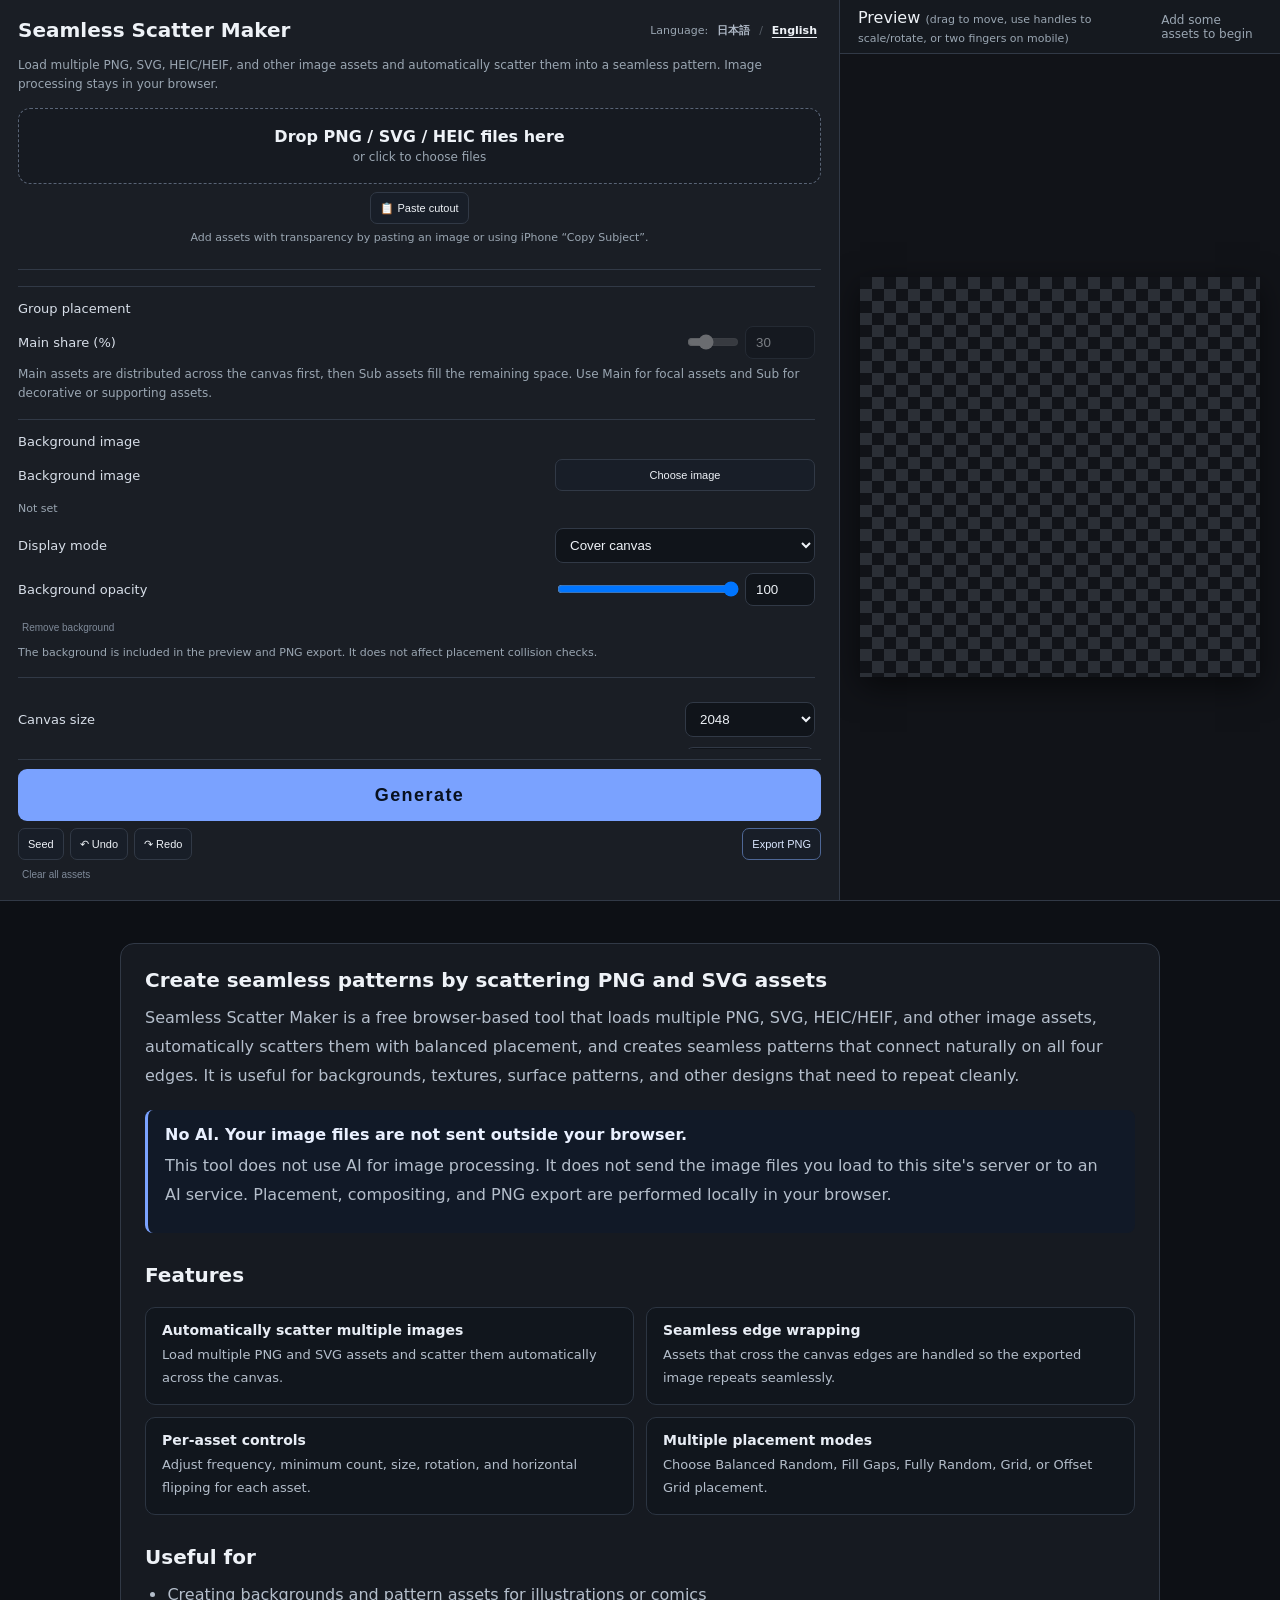
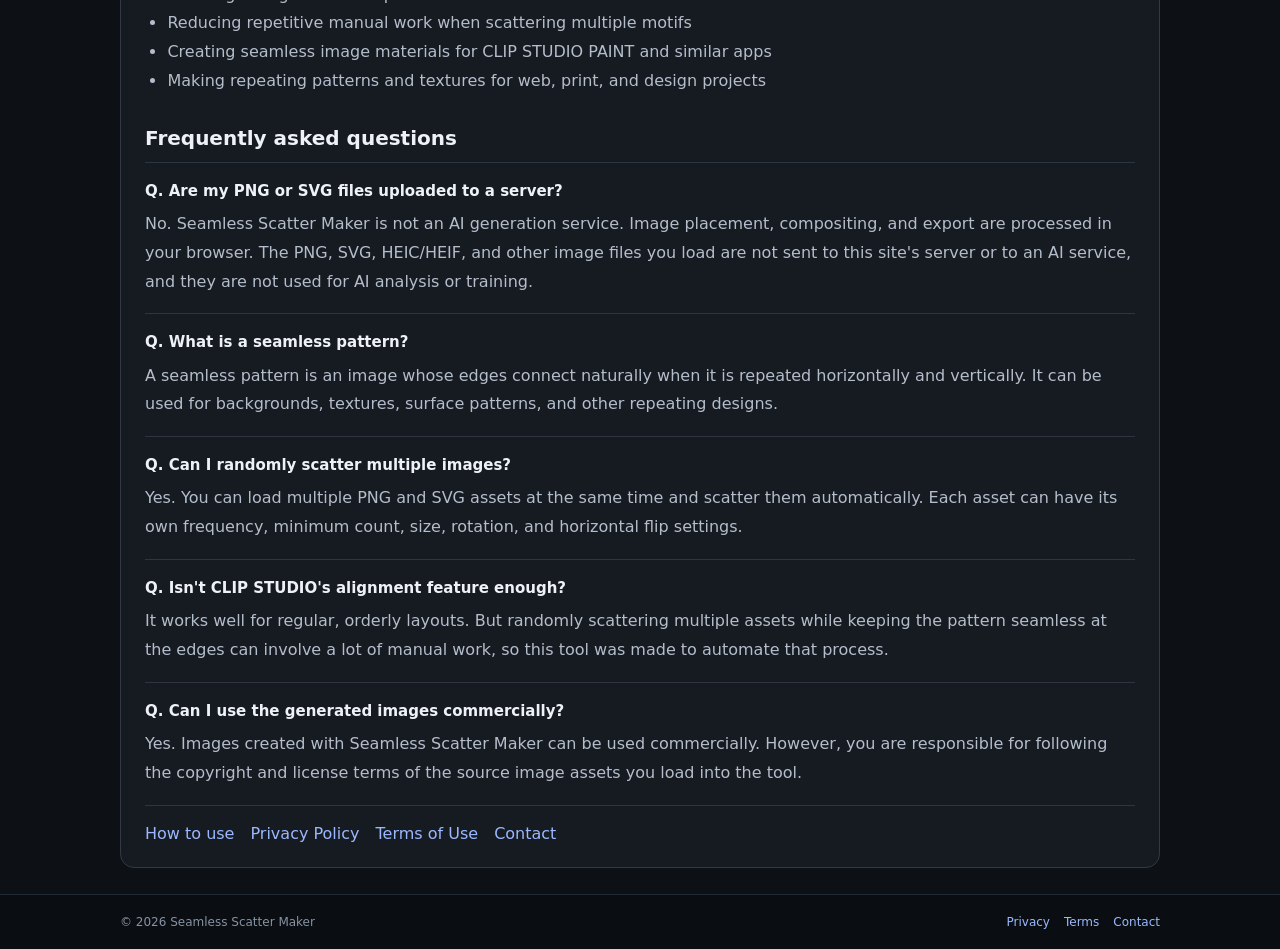
<file: index.html>
<!DOCTYPE html>
<html lang="ja">
<head>
<meta charset="utf-8" />
<meta name="viewport" content="width=device-width,initial-scale=1" />
<meta name="description" content="複数のPNG・SVG・HEIC/HEIF画像を自動でランダム配置し、繰り返し使えるシームレスパターンを作成できる無料ブラウザツール。AI不使用・画像ファイルは外部送信せずブラウザ内で処理します。" />
<meta name="robots" content="index,follow" />
<link rel="canonical" href="https://seamless-scatter-maker.pages.dev/" />
<meta property="og:type" content="website" />
<meta property="og:locale" content="ja_JP" />
<meta property="og:site_name" content="Seamless Scatter Maker" />
<meta property="og:url" content="https://seamless-scatter-maker.pages.dev/" />
<meta property="og:title" content="PNG・SVGをランダム配置してシームレスパターンを作る無料ツール | Seamless Scatter Maker" />
<meta property="og:description" content="複数のPNG・SVG・HEIC/HEIF素材を自動で散らしてシームレスパターンを作成。AI不使用・画像ファイルは外部送信せず、ブラウザ内で処理します。" />
<meta name="twitter:card" content="summary" />
<meta name="twitter:title" content="PNG・SVGをランダム配置してシームレスパターンを作る無料ツール" />
<meta name="twitter:description" content="複数画像を自動で散らしてシームレス化。AI不使用・ブラウザ内処理の無料ツール。" />
<link rel="stylesheet" href="site.css" />
<title>PNG・SVGをランダム配置してシームレスパターンを作る無料ツール | Seamless Scatter Maker</title>
<script type="application/ld+json">
{
  "@context": "https://schema.org",
  "@graph": [
    {
      "@type": "SoftwareApplication",
      "name": "Seamless Scatter Maker",
      "url": "https://seamless-scatter-maker.pages.dev/",
      "applicationCategory": "DesignApplication",
      "operatingSystem": "Web",
      "isAccessibleForFree": true,
      "description": "複数のPNG・SVG・HEIC/HEIF画像を自動でランダム配置し、繰り返し使えるシームレスパターンを作成できる無料ブラウザツール。画像処理はブラウザ内で完結します。",
      "offers": {
        "@type": "Offer",
        "price": "0",
        "priceCurrency": "JPY"
      },
      "featureList": [
        "複数のPNG・SVG・HEIC/HEIF画像を読み込み",
        "ランダム配置・均等配置",
        "シームレスな上下左右の繰り返し",
        "素材ごとの重み・最低配置数・サイズ・回転・左右反転設定",
        "PNG書き出し",
        "ブラウザ内でのローカル画像処理"
      ]
    },
    {
      "@type": "FAQPage",
      "mainEntity": [
        {
          "@type": "Question",
          "name": "PNGやSVGはサーバーにアップロードされますか？",
          "acceptedAnswer": {
            "@type": "Answer",
            "text": "いいえ。Seamless Scatter MakerはAI生成サービスではなく、画像の配置・合成・書き出しをブラウザ内で処理します。読み込んだPNG・SVG・HEIC/HEIFなどの画像ファイルを、当サイトのサーバーやAIサービスへ送信する処理はありません。画像をAIの解析や学習に使用することもありません。"
          }
        },
        {
          "@type": "Question",
          "name": "シームレスパターンとは何ですか？",
          "acceptedAnswer": {
            "@type": "Answer",
            "text": "上下左右に繰り返し並べても、画像の境界が自然につながって見えるパターン画像です。背景、テクスチャ、柄素材などに使えます。"
          }
        },
        {
          "@type": "Question",
          "name": "複数画像をランダム配置できますか？",
          "acceptedAnswer": {
            "@type": "Answer",
            "text": "はい。複数のPNG・SVG・HEIC/HEIFなどを同時に読み込み、自動で散らして配置できます。素材ごとに出現しやすさ、最低配置数、サイズ、回転、左右反転なども調整できます。"
          }
        },
        {
          "@type": "Question",
          "name": "CLIP STUDIO（クリスタ）の整列で十分じゃない？",
          "acceptedAnswer": {
            "@type": "Answer",
            "text": "規則的に並べるなら十分です。ただ、複数の素材をランダムに散らして、端まで自然につながるシームレスパターンを作るには手作業が多かったので、このツールを作りました。"
          }
        },
        {
          "@type": "Question",
          "name": "商用利用できますか？",
          "acceptedAnswer": {
            "@type": "Answer",
            "text": "はい。Seamless Scatter Makerで作成した画像は商用利用できます。ただし、読み込んだ画像素材そのものの著作権や利用規約については、各素材の権利者が定める条件に従ってください。"
          }
        }
      ]
    }
  ]
}
</script>
<style>
  :root{
    --bg:#111318; --panel:#1a1e25; --panel2:#202632; --text:#eef2f7;
    --muted:#9aa6b2; --border:#313946; --accent:#7aa2ff;
  }
  *{box-sizing:border-box}
  body{margin:0;font-family:system-ui,-apple-system,BlinkMacSystemFont,"Segoe UI",sans-serif;background:var(--bg);color:var(--text)}
  .wrap{display:grid;grid-template-columns:840px 1fr;min-height:100vh}
  aside{
    padding:18px;background:var(--panel);border-right:1px solid var(--border);
    display:flex;flex-direction:column;overflow:hidden;max-height:100vh
  }
  main{display:flex;flex-direction:column;min-width:0}
  h1{font-size:20px;margin:0 0 14px}
  .hint{font-size:12px;line-height:1.6;color:var(--muted);margin-bottom:14px}
  .drop{
    flex:0 0 auto;
    border:1px dashed #596476;border-radius:12px;padding:18px;text-align:center;
    background:#161a21;cursor:pointer;transition:.15s;
  }
  .drop.drag{border-color:var(--accent);background:#1b2230}
  .drop input{display:none}
  .dropActions{
    display:flex;
    justify-content:center;
    margin-top:8px;
  }
  .dropHintNote{
    font-size:11px;
    line-height:1.5;
    color:var(--muted);
    text-align:center;
    margin-top:6px;
    margin-bottom:2px;
  }
  .thumbs{
    display:grid;
    grid-template-columns:repeat(4,1fr);
    gap:8px;
    margin-top:10px;
    flex:0 0 auto;
    min-height:0;
  }
  .thumbs.compact{
    display:flex;
    gap:8px;
    overflow-x:auto;
    overflow-y:hidden;
    padding-bottom:6px;
    scrollbar-width:thin;
    height:108px;
    min-height:108px;
    flex:0 0 108px;
    align-items:flex-start;
  }
  .thumbs.compact::-webkit-scrollbar{height:8px}
  .thumbs.compact::-webkit-scrollbar-thumb{background:#384252;border-radius:999px}
  .thumbs.compact::-webkit-scrollbar-track{background:#14181f}
  .thumbs.compact .thumb{
    flex:0 0 94px;
    width:94px;
    height:94px;
    aspect-ratio:auto;
  }
  .thumb{
    aspect-ratio:1;background:#0f1217;border:1px solid var(--border);border-radius:8px;
    display:flex;align-items:center;justify-content:center;overflow:hidden;position:relative
  }
  .thumb img{max-width:100%;max-height:100%}
  .thumb button{
    position:absolute;right:2px;top:2px;border:0;border-radius:999px;width:20px;height:20px;
    background:#0009;color:#fff;cursor:pointer
  }
  .section{margin-top:16px;padding-top:14px;border-top:1px solid var(--border)}
  .settingsScroll{
    margin-top:10px;
    overflow-y:auto;
    overflow-x:hidden;
    min-height:0;
    padding-right:6px;
    padding-bottom:12px;
    flex:1 1 auto;
    border-top:1px solid var(--border);
  }
  .settingsScroll::-webkit-scrollbar{width:10px}
  .settingsScroll::-webkit-scrollbar-thumb{background:#384252;border-radius:999px}
  .settingsScroll::-webkit-scrollbar-track{background:#14181f}
  .row{display:grid;grid-template-columns:1fr 130px;gap:10px;align-items:center;margin:10px 0}
  .row label{font-size:13px;color:#d7dee8}
  .backgroundSection{min-width:0}
  .backgroundSection .row{
    grid-template-columns:minmax(120px,1fr) minmax(180px,260px);
  }
  .backgroundSection .row > *,
  .backgroundSection .rangeRow{
    min-width:0;
    max-width:100%;
  }
  .backgroundSection label,
  .backgroundSection .miniNote,
  .backgroundSection .clearLink{
    white-space:normal;
    overflow:visible;
    overflow-wrap:anywhere;
    line-height:1.5;
  }
  input[type=number],input[type=text],select{
    width:100%;background:#10141a;color:var(--text);border:1px solid var(--border);border-radius:8px;padding:8px 10px
  }
  input:disabled{opacity:.45;cursor:not-allowed}
  input[type=range]{width:100%}
  .rangeRow{display:grid;grid-template-columns:1fr 70px;gap:8px;align-items:center}
  .footerButtons{
    flex:0 0 auto;
    margin-top:10px;
    padding-top:10px;
    border-top:1px solid var(--border);
    background:var(--panel);
    display:flex;
    flex-direction:column;
    gap:8px;
  }
  button.action{
    border:1px solid var(--border);background:var(--panel2);color:var(--text);
    padding:10px 12px;border-radius:9px;cursor:pointer
  }
  button.primary{background:var(--accent);color:#08111f;border-color:transparent;font-weight:700}
  .canvasWrap{flex:1;display:flex;align-items:center;justify-content:center;padding:20px;overflow:auto}
  canvas{cursor:grab;
    touch-action:none;
    overscroll-behavior:contain;
    -webkit-user-select:none;
    user-select:none;
    -webkit-touch-callout:none;

    max-width:100%;max-height:calc(100vh - 110px);box-shadow:0 10px 30px #0008;
    background-image:
      linear-gradient(45deg,#2b2f36 25%,transparent 25%),
      linear-gradient(-45deg,#2b2f36 25%,transparent 25%),
      linear-gradient(45deg,transparent 75%,#2b2f36 75%),
      linear-gradient(-45deg,transparent 75%,#2b2f36 75%);
    background-size:24px 24px;background-position:0 0,0 12px,12px -12px,-12px 0;
  }
  .topbar{
    height:54px;display:flex;align-items:center;justify-content:space-between;
    padding:0 18px;border-bottom:1px solid var(--border);background:#15191f
  }
  .status{font-size:12px;color:var(--muted);padding-left:12px}
  .check{display:flex;align-items:center;gap:8px;font-size:13px}
  .assetPanelTitle{font-size:13px;color:#d7dee8;margin:0 0 8px}
  #assetControls{--asset-cols:48px minmax(148px,1fr) 68px 48px 48px 58px 58px 52px 52px 58px 90px;}
  .assetList{display:flex;flex-direction:column;gap:8px}
  .assetHeader{
    display:grid;
    grid-template-columns:var(--asset-cols);
    gap:5px;
    align-items:end;
    padding:0 8px 7px 8px;
    font-size:11px;
    color:var(--muted);
  }
  .assetHeader > div{
    min-width:0;
    text-align:center;
  }

  .assetRow > *,.assetHeader > *{min-width:0}

  .assetRow{
    display:grid;
    grid-template-columns:var(--asset-cols);
    gap:5px;
    align-items:center;
    background:#141924;
    border:1px solid var(--border);
    border-radius:10px;
    padding:8px
  }
  .assetPreview{
    width:48px;height:48px;display:flex;align-items:center;justify-content:center;
    background:#0f1217;border:1px solid var(--border);border-radius:8px;overflow:hidden
  }
  .assetPreview img{max-width:100%;max-height:100%}
  .assetMeta{min-width:0;display:flex;flex-direction:column;gap:2px}
  .assetName{font-size:12px;white-space:nowrap;overflow:hidden;text-overflow:ellipsis}
  .assetSub{font-size:11px;color:var(--muted);margin-top:2px}
  .assetMetaOpacity{
    margin-top:5px;
    padding-top:5px;
    border-top:1px solid #2a3442;
  }
  .assetMetaOpacityHead{
    display:flex;
    align-items:center;
    justify-content:space-between;
    gap:6px;
    margin-bottom:3px;
    color:var(--muted);
    font-size:10px;
    line-height:1;
  }
  .assetMetaOpacityControl{
    display:grid;
    grid-template-columns:minmax(64px,1fr) 46px;
    gap:6px;
    align-items:center;
  }
  .assetMetaOpacityControl input[type=range]{
    width:100%;
    min-width:0;
    margin:0;
  }
  .assetMetaOpacityControl input[type=number]{
    width:100%;
    min-width:0;
    background:#10141a;
    color:var(--text);
    border:1px solid var(--border);
    border-radius:7px;
    padding:4px 4px;
    text-align:center;
    font-size:11px;
  }
  .assetWeight input,.assetMinCount input,.assetScale input{
    width:100%;background:#10141a;color:var(--text);border:1px solid var(--border);
    border-radius:8px;padding:8px 8px
  }
  .assetRotate,.assetFlip,.assetSizeToggle{font-size:12px;display:flex;align-items:center;gap:5px;justify-content:center}
  .assetGroup select{
    width:100%;background:#10141a;color:var(--text);border:1px solid var(--border);
    border-radius:8px;padding:7px 5px;font-size:11px
  }
  .assetScale input{
    width:100%;background:#10141a;color:var(--text);border:1px solid var(--border);
    border-radius:8px;padding:8px 6px
  }
  .assetStats{font-size:12px;color:#d7dee8;line-height:1.5;white-space:nowrap}
  .headBulk{
    display:flex;gap:3px;align-items:center;justify-content:center;flex-wrap:wrap
  }
  .headBulk button{
    border:1px solid var(--border);background:#151a22;color:var(--text);
    border-radius:6px;padding:3px 5px;font-size:10px;cursor:pointer;line-height:1.1
  }
  .sizePreviewWrap{margin-top:12px}
  .sizePreviewTitle{font-size:12px;color:#d7dee8;margin-bottom:7px}
  .sizePreview{
    display:flex;gap:12px;align-items:flex-end;flex-wrap:wrap;
    min-height:110px;padding:12px;background:#11161d;border:1px solid var(--border);border-radius:10px
  }
  .sizePreviewItem{display:flex;flex-direction:column;align-items:center;gap:5px}
  .sizePreviewBox{display:flex;align-items:flex-end;justify-content:center;width:90px;height:80px}
  .sizePreviewBox img{max-width:100%;max-height:100%;object-fit:contain}
  .sizePreviewLabel{font-size:10px;color:var(--muted);max-width:90px;overflow:hidden;text-overflow:ellipsis;white-space:nowrap;text-align:center}

  .miniNote{font-size:11px;color:var(--muted);margin-top:8px}
  .colHead{
    display:flex;align-items:center;justify-content:center;gap:3px;
    min-width:0;line-height:1.2;
  }
  .colTip{
    display:inline-flex;align-items:center;justify-content:center;
    width:13px;height:13px;flex:0 0 13px;border:1px solid #566171;
    border-radius:50%;font-size:9px;color:var(--muted);cursor:help;
  }


  .assetRow input,.assetRow select{
    min-width:0;
    max-width:100%;
  }
  .assetFlipRate input{
    width:100%;
    min-width:0;
    max-width:100%;
    padding:7px 4px;
    text-align:center;
  }
  .assetStats{
    min-width:0;
    overflow:hidden;
    font-size:11px;
  }


  canvas.dragging{cursor:grabbing}

  .footerCompact{
    gap:7px;
    padding-top:9px;
  }
  .actionGenerate{
    width:100%;
    min-height:52px;
    font-size:18px;
    font-weight:800;
    letter-spacing:.08em;
    border-radius:10px;
  }
  .footerToolbar{
    display:flex;
    align-items:center;
    justify-content:space-between;
    gap:10px;
  }
  .toolGroup{
    display:flex;
    align-items:center;
    gap:6px;
    min-width:0;
  }
  .exportTools{margin-left:auto}
  button.toolAction{
    min-height:32px;
    padding:6px 9px;
    border-radius:7px;
    font-size:11px;
    white-space:nowrap;
    background:#181e28;
  }
  button.toolAction:hover{background:#202838}
  button.exportPrimary{
    border-color:#4e6796;
    color:#dce8ff;
  }
  .clearLink{
    align-self:flex-start;
    border:0;
    background:transparent;
    color:#7f8a99;
    font-size:10px;
    padding:2px 4px;
    cursor:pointer;
  }
  .clearLink:hover{color:#d9a0a0;text-decoration:underline}
  .titleRow{display:flex;align-items:center;justify-content:space-between;gap:12px}
  .titleRow h1{margin:0 0 14px}
  .languageControl{
    margin-bottom:14px;
    display:flex;
    align-items:center;
    gap:5px;
    white-space:nowrap;
    font-size:11px;
    color:var(--muted);
  }
  .languageLabel{color:var(--muted)}
  .languageSep{opacity:.45}
  .langChoice{
    border:0;
    background:transparent;
    color:#aeb8c6;
    padding:3px 4px;
    font:inherit;
    font-weight:700;
    cursor:pointer;
    border-radius:5px;
  }
  .langChoice:hover:not(:disabled){color:var(--text);background:#202838}
  .langChoice:disabled{
    color:var(--text);
    cursor:default;
    opacity:1;
    text-decoration:underline;
    text-underline-offset:3px;
  }


  .groupShareState{
    margin-top:7px;
    font-size:11px;
    line-height:1.5;
    color:#9aa6b2;
  }

  .helpPopover{
    position:fixed;
    z-index:9999;
    max-width:min(290px, calc(100vw - 24px));
    padding:9px 11px;
    border:1px solid #465264;
    border-radius:8px;
    background:#0e1218;
    color:#e8edf5;
    box-shadow:0 8px 28px #0009;
    font-size:12px;
    line-height:1.5;
    pointer-events:none;
  }
  .helpPopover[hidden]{display:none}
  .colTip:focus-visible{
    outline:2px solid var(--accent);
    outline-offset:2px;
  }

  @media(max-width:960px){
    .wrap{display:block;min-height:100vh}
    aside{
      max-height:none;
      overflow:visible;
      border-right:0;
      border-bottom:1px solid var(--border);
    }
    .backgroundSection .row{
      grid-template-columns:1fr;
      gap:6px;
      align-items:stretch;
    }
    .backgroundSection .row > .toolAction,
    .backgroundSection .row > select,
    .backgroundSection .rangeRow{
      width:100%;
    }
    .settingsScroll{
      overflow:visible;
      flex:none;
      min-height:auto;
      padding-right:0;
    }
    main{min-height:72vh}
    canvas{max-height:70vh}
  }

  @media(max-width:900px){
    .assetHeader{display:none}
    .assetRow{
      grid-template-columns:repeat(3,minmax(0,1fr));
      grid-template-areas:
        "preview meta meta"
        "group weight minimum"
        "sizeToggle scale scale"
        "rotate flip flipRate"
        "stats stats stats";
      gap:9px 10px;
      align-items:center;
      padding:10px;
    }
    .assetPreview{grid-area:preview;justify-self:start}
    .assetMeta{grid-area:meta;align-self:center}
    .assetGroup{grid-area:group}
    .assetWeight{grid-area:weight}
    .assetMinCount{grid-area:minimum}
    .assetSizeToggle{grid-area:sizeToggle}
    .assetScale{grid-area:scale}
    .assetRotate{grid-area:rotate}
    .assetFlip{grid-area:flip}
    .assetFlipRate{grid-area:flipRate}
    .assetStats{grid-area:stats}

    .assetGroup,.assetWeight,.assetMinCount,.assetSizeToggle,.assetScale,
    .assetRotate,.assetFlip,.assetFlipRate,.assetStats{
      position:relative;
      padding-top:16px;
    }
    .assetGroup::before,.assetWeight::before,.assetMinCount::before,.assetSizeToggle::before,
    .assetScale::before,.assetRotate::before,.assetFlip::before,.assetFlipRate::before,
    .assetStats::before{
      content:attr(data-mobile-label);
      position:absolute;
      left:0;
      top:0;
      color:var(--muted);
      font-size:9px;
      line-height:1;
      white-space:nowrap;
    }
    .assetSizeToggle,.assetRotate,.assetFlip{
      justify-content:flex-start;
      min-height:38px;
    }
    .assetStats{
      min-height:42px;
      padding:18px 8px 8px;
      border-radius:7px;
      background:#10151d;
      white-space:normal;
    }
    .sizePreview{
      flex-wrap:nowrap;
      overflow-x:auto;
      overflow-y:hidden;
      min-height:104px;
      scrollbar-width:thin;
    }
    .sizePreviewItem{flex:0 0 auto}
  }

  @media(max-width:680px){
    aside{padding:14px}
    .titleRow{align-items:flex-start;gap:8px}
    .languageControl{font-size:10px}
    .footerToolbar{align-items:stretch;flex-direction:column}
    .toolGroup{width:100%}
    .toolGroup .toolAction{flex:1}
    .exportTools{margin-left:0}
    .topbar{
      height:auto;
      min-height:54px;
      gap:8px;
      align-items:flex-start;
      padding:10px 12px;
      flex-direction:column;
    }
    .status{padding-left:0}
  }

  @media(max-width:520px){
    .assetRow{
      grid-template-columns:1fr 1fr;
      grid-template-areas:
        "preview meta"
        "group weight"
        "minimum minimum"
        "sizeToggle scale"
        "rotate flip"
        "flipRate flipRate"
        "stats stats";
    }
    .row{grid-template-columns:1fr;gap:5px}
    .rangeRow{grid-template-columns:minmax(0,1fr) 68px}
    .thumbs.compact .thumb{flex-basis:82px;width:82px;height:82px}
    .thumbs.compact{height:96px;min-height:96px;flex-basis:96px}
  }


  .seo-grid{
    display:grid;
    grid-template-columns:repeat(2,minmax(0,1fr));
    gap:12px;
    margin:20px 0 4px;
  }
  .seo-feature{
    padding:14px 16px;
    border:1px solid #2c3542;
    border-radius:10px;
    background:#11161d;
  }
  .seo-feature strong{display:block;margin-bottom:5px;font-size:14px;color:#e8edf5}
  .seo-feature p{margin:0;font-size:13px}
  .privacy-callout{
    margin:20px 0;
    padding:15px 17px;
    border-left:3px solid var(--accent);
    border-radius:8px;
    background:#111927;
  }
  .privacy-callout strong{display:block;margin-bottom:5px;color:#e9f0ff}
  .public-card h3{
    margin:24px 0 7px;
    font-size:16px;
    line-height:1.55;
    color:#eef2f7;
  }
  .public-card ul{
    margin:8px 0 0;
    padding-left:1.4em;
    color:#b4becb;
    line-height:1.8;
  }
  .faq-list{
    margin-top:8px;
    border-top:1px solid #2c3542;
  }
  .faq-item{
    padding:17px 0;
    border-bottom:1px solid #2c3542;
  }
  .faq-item h3{margin:0 0 7px;font-size:15px}
  .faq-item p{margin:0}
  .seo-section-title{margin-top:30px !important}
  .seo-en-summary{
    margin-top:28px;
    padding-top:22px;
    border-top:1px solid #313946;
  }
  .seo-en-summary h2{font-size:17px}
  .public-lang-en{display:none}
  html[lang="en"] .public-lang-ja{display:none}
  html[lang="en"] .public-lang-en{display:block}
  html[lang="ja"] .public-lang-ja{display:block}
  html[lang="ja"] .public-lang-en{display:none}
  @media(max-width:680px){
    .seo-grid{grid-template-columns:1fr}
    .seo-feature{padding:13px 14px}
  }
</style>
<!-- Google AdSense -->
<script async src="https://pagead2.googlesyndication.com/pagead/js/adsbygoogle.js?client=ca-pub-3383278873011058"
     crossorigin="anonymous"></script>
</head>
<body>
<div class="wrap">
  <aside>
    <div class="titleRow">
      <h1>Seamless Scatter Maker</h1>
      <div class="languageControl" aria-label="Language">
        <span class="languageLabel">Language:</span>
        <button id="langJa" class="langChoice" type="button">日本語</button>
        <span class="languageSep">/</span>
        <button id="langEn" class="langChoice" type="button">English</button>
      </div>
    </div>
    <div class="hint"><span data-i18n="intro">PNG・SVG・HEIC/HEIFなどの画像素材を複数読み込んで、自動でランダム配置したシームレスパターンを作ります。画像処理はブラウザ内だけで完結します。</span></div>

    <div id="drop" class="drop">
      <strong data-i18n="dropTitle">PNG / SVG / HEICをドロップ</strong><br>
      <span style="font-size:12px;color:#9aa6b2" data-i18n="dropSub">またはクリックして選択</span>
      <input id="fileInput" type="file" accept="image/png,image/webp,image/jpeg,image/svg+xml,image/heic,image/heif,.svg,.heic,.heif" multiple>
    </div>
    <div class="dropActions">
      <button id="pasteBtn" class="action toolAction" type="button" data-i18n="pasteBtn">📋 切り抜きを貼り付け</button>
    </div>
    <div class="dropHintNote"><span data-i18n="pasteHint">iPhoneの「被写体をコピー」や画像の貼り付けから、透過のまま素材を追加できます。</span></div>
    <div id="thumbs" class="thumbs"></div>
    <div class="settingsScroll">


    <div id="assetControls" class="section" style="margin-top:10px;padding-top:10px;display:none">
      <div class="assetPanelTitle" data-i18n="assetSettings">素材ごとの設定</div>
      <div class="assetHeader">
        <div></div>
        <div class="colHead"><span data-i18n="asset">素材</span><span class="colTip" data-i18n-title="tipAsset" title="読み込んだ画像素材です。">?</span></div>
        <div class="colHead"><span data-i18n="group">グループ</span><span class="colTip" data-i18n-title="tipGroup" title="メインは先に均等配置、サブはその後で隙間に配置します。">?</span></div>
        <div class="colHead"><span data-i18n="weight">重み</span><span class="colTip" data-i18n-title="tipWeight" title="同じグループ内での出現比率です。数値が大きいほど多く配置されます。">?</span></div>
        <div class="colHead"><span data-i18n="minimum">最低</span><span class="colTip" data-i18n-title="tipMinimum" title="この素材を最低でも何個置くかを指定します。">?</span></div>
        <div class="headBulk" data-i18n-title="tipSizeBulk" title="素材ごとの個別サイズ倍率を一括でON/OFFします。"><button id="sizeAllOn" type="button" data-i18n="allOn">全ON</button><button id="sizeAllOff" type="button" data-i18n="allOff">全OFF</button></div>
        <div class="colHead"><span data-i18n="scalePct">倍率%</span><span class="colTip" data-i18n-title="tipScale" title="サイズ変更ON時に使う素材固有のサイズ倍率です。">?</span></div>
        <div class="headBulk" data-i18n-title="tipRotateBulk" title="回転を素材ごとに一括ON/OFFします。"><button id="rotateAllOn" type="button" data-i18n="allOn">全ON</button><button id="rotateAllOff" type="button" data-i18n="allOff">全OFF</button></div>
        <div class="headBulk" data-i18n-title="tipFlipBulk" title="左右反転を素材ごとに一括ON/OFFします。"><button id="flipAllOn" type="button" data-i18n="allOn">全ON</button><button id="flipAllOff" type="button" data-i18n="allOff">全OFF</button></div>
        <div class="colHead"><span data-i18n="flipPct">反転率%</span><span class="colTip" data-i18n-title="tipFlipPct" title="左右反転する確率です。50なら約半分が反転します。">?</span></div>
        <div class="colHead"><span data-i18n="placementStats">配置数</span><span class="colTip" data-i18n-title="tipPlacementStats" title="目標配置数・実際の配置数・おおよその出力サイズです。目標比率はグループ設定も反映します。">?</span></div>
      </div>
      <div id="assetList" class="assetList"></div>
      <div class="miniNote" data-i18n="weightNote">「重み」は出現しやすさです。サイズ変更OFFは固定100%、ONの素材だけ指定倍率を使います。</div>
      <div class="sizePreviewWrap">
        <div class="sizePreviewTitle" data-i18n="sizePreview">サイズ比率プレビュー</div>
        <div id="sizePreview" class="sizePreview"></div>
      </div>
    </div>


      <div class="section">
        <div class="assetPanelTitle" data-i18n="groupPlacement">グループ配置</div>
        <div class="row">
          <label data-i18n="mainShare">メイン割合 (%)</label>
          <div class="rangeRow">
            <input id="mainShare" type="range" min="0" max="100" value="30">
            <input id="mainShareNum" type="number" min="0" max="100" value="30">
          </div>
        </div>
        <div class="hint" style="margin-top:-4px;margin-bottom:0">
          <span data-i18n="groupHint">メイン素材を先に全体へ均等配置し、その後サブ素材を空いた場所へ配置します。主役にしたい素材をメイン、装飾や補助的な素材をサブにすると使いやすいです。</span>
        </div>
        <div id="groupShareState" class="groupShareState" hidden></div>
      </div>

    <div class="section backgroundSection">
      <div class="assetPanelTitle" data-i18n="backgroundSettings">背景画像</div>
      <input id="backgroundInput" type="file" accept="image/png,image/webp,image/jpeg,image/svg+xml,image/heic,image/heif,.svg,.heic,.heif" hidden>
      <div class="row">
        <label data-i18n="backgroundImage">背景画像</label>
        <button id="backgroundChoose" class="action toolAction" type="button" data-i18n="backgroundChoose">画像を選択</button>
      </div>
      <div id="backgroundName" class="miniNote" data-i18n="backgroundNone">未設定</div>
      <div class="row">
        <label data-i18n="backgroundFit">表示方法</label>
        <select id="backgroundFit">
          <option value="cover" selected data-i18n="backgroundCover">全面に合わせる</option>
          <option value="contain" data-i18n="backgroundContain">全体を表示</option>
          <option value="stretch" data-i18n="backgroundStretch">引き伸ばす</option>
          <option value="tile" data-i18n="backgroundTile">タイル</option>
        </select>
      </div>
      <div class="row">
        <label data-i18n="backgroundOpacity">背景の不透明度</label>
        <div class="rangeRow">
          <input id="backgroundOpacity" type="range" min="0" max="100" value="100">
          <input id="backgroundOpacityNum" type="number" min="0" max="100" value="100">
        </div>
      </div>
      <button id="backgroundClear" class="clearLink" type="button" data-i18n="backgroundClear">背景画像を削除</button>
      <div class="miniNote" data-i18n="backgroundNote">背景画像はプレビューとPNG書き出しに含まれます。素材の配置判定には影響しません。</div>
    </div>

    <div class="section">
      <div class="row">
        <label data-i18n="canvasSize">キャンバスサイズ</label>
        <select id="size">
          <option>512</option>
          <option>1024</option>
          <option selected>2048</option>
          <option>4096</option>
        </select>
      </div>

      <div class="row">
        <label data-i18n="placementMode">配置方式</label>
        <select id="mode">
          <option value="balanced" selected data-i18n="modeBalanced">均等ランダム</option>
          <option value="fill" data-i18n="modeFill">空白を埋める</option>
          <option value="random" data-i18n="modeRandom">完全ランダム</option>
          <option value="grid" data-i18n="modeGrid">グリッド整列</option>
          <option value="offset" data-i18n="modeOffset">互い違い整列</option>
        </select>
      </div>

      <div class="row">
        <label data-i18n="targetCount">目標配置数</label>
        <input id="count" type="number" min="1" max="300" value="30">
      </div>
      <div class="hint" style="margin-top:-4px;margin-bottom:0"><span data-i18n="countHint">※ ランダム系は大きい素材から配置します。最低保証は必要なら間隔条件を緩めて必ず置きます。整列モードでは目標数に近い格子数へ自動調整します。</span></div>

      <div class="row">
        <label data-i18n="maxRotation">最大回転角</label>
        <input id="rotation" type="number" min="0" max="180" value="180">
      </div>
      <label class="check" style="margin-top:-2px;margin-bottom:8px">
        <input id="disableRotation" type="checkbox"> <span data-i18n="disableRotation">回転を全体で無効化（強制0°）</span>
      </label>
      <div class="row">
        <label data-i18n="paddingDensity">余白 / 密集度</label>
        <div class="rangeRow">
          <input id="padding" type="range" min="0" max="100" value="18">
          <input id="paddingNum" type="number" min="0" max="100" value="18">
        </div>
      </div>
      <div class="row">
        <label data-i18n="mainUniformity">メイン均一さ</label>
        <div class="rangeRow">
          <input id="mainUniformity" type="range" min="0" max="100" value="80">
          <input id="mainUniformityNum" type="number" min="0" max="100" value="80">
        </div>
      </div>
      <div class="row">
        <label data-i18n="subUniformity">サブ均一さ</label>
        <div class="rangeRow">
          <input id="subUniformity" type="range" min="0" max="100" value="55">
          <input id="subUniformityNum" type="number" min="0" max="100" value="55">
        </div>
      </div>
      <div class="hint" style="margin-top:-4px;margin-bottom:0"><span data-i18n="uniformityHint">※ メインは高めで全体へ均等に、サブは低めで隙間に自然に散らす設定が使いやすいです。</span></div>
      <div class="row">
        <label data-i18n="tries">試行回数</label>
        <input id="tries" type="number" min="1" max="400" value="120">
      </div>
      <div class="row">
        <label data-i18n="randomSeed">ランダムシード</label>
        <input id="seed" type="text" value="">
      </div>

      <label class="check"><input id="avoidOverlap" type="checkbox" checked> <span data-i18n="avoidOverlap">なるべく重ならないようにする</span></label>
      <div class="hint" style="margin-top:8px;margin-bottom:0" data-i18n="flipHint">左右反転は素材ごとに設定できます。</div>
    </div>
    </div><!-- settingsScroll -->

    <div class="footerButtons footerCompact">
      <button id="generate" class="action primary actionGenerate" data-i18n="generate">生成</button>

      <div class="footerToolbar">
        <div class="toolGroup">
          <button id="randomSeed" class="action toolAction" data-i18n="seedBtn" data-i18n-title="seedBtnTip" title="ランダム配置のシードを変更">シード</button>
          <button id="undoBtn" class="action toolAction" data-i18n="undoBtn" data-i18n-title="undoTip" title="元に戻す（Ctrl+Z）">↶ 戻す</button>
          <button id="redoBtn" class="action toolAction" data-i18n="redoBtn" data-i18n-title="redoTip" title="やり直し（Ctrl+Y）">↷ やり直し</button>
        </div>
        <div class="toolGroup exportTools">
          <button id="download" class="action toolAction exportPrimary" data-i18n="pngExport">PNG書き出し</button>
        </div>
      </div>

      <button id="clear" class="clearLink" type="button" data-i18n="clearAll">素材をすべてクリア</button>
    </div>
  </aside>

  <main>
    <div class="topbar">
      <div><span data-i18n="preview">プレビュー</span> <span style="font-size:11px;color:var(--muted)" data-i18n="dragHint">（ドラッグで移動・ハンドルで拡大縮小/回転・スマホは2本指）</span></div>
      <div id="status" class="status" data-i18n="addAssetsStatus">素材を追加してください</div>
    </div>
    <div class="canvasWrap">
      <canvas id="canvas" width="2048" height="2048"></canvas>
    </div>
  </main>
</div>
<div id="helpPopover" class="helpPopover" role="tooltip" hidden></div>

<script>

const I18N = {
  ja: {
    intro:'PNG・SVG・HEIC/HEIFなどの画像素材を複数読み込んで、自動でランダム配置したシームレスパターンを作ります。画像処理はブラウザ内だけで完結します。',
    dropTitle:'PNG / SVG / HEICをドロップ', dropSub:'またはクリックして選択', pasteBtn:'📋 切り抜きを貼り付け', pasteHint:'iPhoneの「被写体をコピー」や画像の貼り付けから、透過のまま素材を追加できます。', assetSettings:'素材ごとの設定',
    asset:'素材', group:'グループ', weight:'重み', minimum:'最低', scalePct:'倍率%', flipPct:'反転率%', opacityPct:'透明度%', placementStats:'配置数',
    allOn:'全ON', allOff:'全OFF', weightNote:'「重み」は出現しやすさです。サイズ変更OFFは固定100%、ONの素材だけ指定倍率を使います。',
    sizePreview:'サイズ比率プレビュー', groupPlacement:'グループ配置', mainShare:'メイン割合 (%)',
    groupHint:'メイン素材を先に全体へ均等配置し、その後サブ素材を空いた場所へ配置します。主役にしたい素材をメイン、装飾や補助的な素材をサブにすると使いやすいです。',
    backgroundSettings:'背景画像', backgroundImage:'背景画像', backgroundChoose:'画像を選択', backgroundNone:'未設定', backgroundFit:'表示方法', backgroundCover:'全面に合わせる', backgroundContain:'全体を表示', backgroundStretch:'引き伸ばす', backgroundTile:'タイル', backgroundOpacity:'背景の不透明度', backgroundClear:'背景画像を削除', backgroundNote:'背景画像はプレビューとPNG書き出しに含まれます。素材の配置判定には影響しません。', backgroundLoadError:'背景画像を読み込めませんでした。',
    canvasSize:'キャンバスサイズ', placementMode:'配置方式', modeBalanced:'均等ランダム', modeFill:'空白を埋める', modeRandom:'完全ランダム',
    modeGrid:'グリッド整列', modeOffset:'互い違い整列', targetCount:'目標配置数',
    countHint:'※ ランダム系は大きい素材から配置します。最低保証は必要なら間隔条件を緩めて必ず置きます。整列モードでは目標数に近い格子数へ自動調整します。',
    maxRotation:'最大回転角', disableRotation:'回転を全体で無効化（強制0°）', paddingDensity:'余白 / 密集度',
    mainUniformity:'メイン均一さ', subUniformity:'サブ均一さ',
    uniformityHint:'※ メインは高めで全体へ均等に、サブは低めで隙間に自然に散らす設定が使いやすいです。',
    tries:'試行回数', randomSeed:'ランダムシード', avoidOverlap:'なるべく重ならないようにする', flipHint:'左右反転は素材ごとに設定できます。',
    generate:'生成', seedBtn:'シード', undoBtn:'↶ 戻す', redoBtn:'↷ やり直し', pngExport:'PNG書き出し', clearAll:'素材をすべてクリア',
    preview:'プレビュー', dragHint:'（ドラッグで移動・ハンドルで拡大縮小/回転・スマホは2本指）', addAssetsStatus:'素材を追加してください',
    tipAsset:'読み込んだ画像素材です。', tipGroup:'メインは先に均等配置、サブはその後で隙間に配置します。',
    tipWeight:'同じグループ内での出現比率です。数値が大きいほど多く配置されます。', tipMinimum:'この素材を最低でも何個置くかを指定します。',
    tipScale:'サイズ変更ON時に使う素材固有のサイズ倍率です。', tipFlipPct:'左右反転する確率です。50なら約半分が反転します。', tipOpacity:'この素材の不透明度です。100で元の濃さ、0で完全に透明になります。',
    tipPlacementStats:'目標配置数・実際の配置数・おおよその出力サイズです。目標比率はグループ設定も反映します。',
    tipSizeBulk:'素材ごとの個別サイズ倍率を一括でON/OFFします。', tipRotateBulk:'回転を素材ごとに一括ON/OFFします。',
    tipFlipBulk:'左右反転を素材ごとに一括ON/OFFします。', seedBtnTip:'ランダム配置のシードを変更',
    undoTip:'元に戻す（Ctrl+Z）', redoTip:'やり直し（Ctrl+Y）',
    main:'メイン', sub:'サブ', ratioWithin:'内', overall:'全体', target:'目標', actual:'実際', approx:'約',
    delete:'削除', ratio:'比率', minGuarantee:'最低保証数', size:'サイズ', rotate:'回転', flip:'反転',
    weightTitle:'重み', sizeToggleTip:'この素材だけ個別のサイズ倍率を使う', sizeScaleTip:'サイズ変更ON時の固定倍率 (%)',
    flipRateTip:'左右反転率 (%)', materialUnit:'素材', placedUnit:'個配置',
    undoStatus:'元に戻しました', redoStatus:'やり直しました', movedStatus:'位置を調整しました', transformStatus:'位置・サイズ・回転を調整しました',
    addAssetsAlert:'先にPNGまたはSVG素材を追加してください。', modeGridLabel:'グリッド整列', modeOffsetLabel:'互い違い整列',
    balancedLabel:'均等ランダム', fillLabel:'空白を埋める', randomLabel:'完全ランダム',
    inputTarget:'入力目標', uniformity:'均一さ', rotationOff:'回転OFF', sequenceEven:'素材順も均等周期',
    autoFit:'個をセル内へ自動縮小', svgLoadError:'SVGを読み込めませんでした', imageLoadError:'画像を読み込めませんでした', heicLoadError:'HEIC/HEIFを読み込めませんでした', heicDecoderError:'HEIC/HEIF変換機能を読み込めませんでした。通信環境を確認してください。', heicConverting:'HEIC/HEIFを変換中…',
    svgTooLarge:'SVGファイルが大きすぎます（5MBまで）。', groupShareInactive:'メインとサブの両方があるときだけ「メイン割合」を使います。',
    assetRemovedReset:'素材を削除しました。配置を再生成してください。', nothingToExport:'先に生成してください。',
    pasteNotSupported:'このブラウザではクリップボード画像の読み取りに対応していません。画像を通常の貼り付け操作で貼るか、ファイルとして追加してください。', pasteNoImage:'クリップボード内に画像が見つかりませんでした。iPhoneでは写真を長押しして「コピー」したあと、このボタンを押してください。', pasteReadError:'クリップボード画像を読み込めませんでした。画像をコピーし直すか、ファイルとして追加してください。', jpegTransparencyWarning:'JPEGは透明背景を保持できません。iPhoneの切り抜きは「コピー → 貼り付け」か透過PNGの利用がおすすめです。',
    pngExportError:'PNG書き出しに失敗しました。'
  },
  en: {
    intro:'Load multiple PNG, SVG, HEIC/HEIF, and other image assets and automatically scatter them into a seamless pattern. Image processing stays in your browser.',
    dropTitle:'Drop PNG / SVG / HEIC files here', dropSub:'or click to choose files', pasteBtn:'📋 Paste cutout', pasteHint:'Add assets with transparency by pasting an image or using iPhone “Copy Subject”.', assetSettings:'Per-asset settings',
    asset:'Asset', group:'Group', weight:'Weight', minimum:'Min', scalePct:'Scale %', flipPct:'Flip %', opacityPct:'Opacity %', placementStats:'Placement',
    allOn:'All ON', allOff:'All OFF', weightNote:'Weight controls relative frequency. Size OFF uses a fixed 100%; only assets with Size ON use their custom scale.',
    sizePreview:'Size ratio preview', groupPlacement:'Group placement', mainShare:'Main share (%)',
    groupHint:'Main assets are distributed across the canvas first, then Sub assets fill the remaining space. Use Main for focal assets and Sub for decorative or supporting assets.',
    backgroundSettings:'Background image', backgroundImage:'Background image', backgroundChoose:'Choose image', backgroundNone:'Not set', backgroundFit:'Display mode', backgroundCover:'Cover canvas', backgroundContain:'Show whole image', backgroundStretch:'Stretch', backgroundTile:'Tile', backgroundOpacity:'Background opacity', backgroundClear:'Remove background', backgroundNote:'The background is included in the preview and PNG export. It does not affect placement collision checks.', backgroundLoadError:'Could not load the background image.',
    canvasSize:'Canvas size', placementMode:'Placement mode', modeBalanced:'Balanced random', modeFill:'Fill gaps', modeRandom:'Fully random',
    modeGrid:'Grid', modeOffset:'Offset grid', targetCount:'Target count',
    countHint:'Random modes place larger assets first. Minimum counts are guaranteed by relaxing spacing when needed. Grid modes automatically choose a grid close to the target count.',
    maxRotation:'Max rotation', disableRotation:'Disable all rotation (force 0°)', paddingDensity:'Spacing / density',
    mainUniformity:'Main uniformity', subUniformity:'Sub uniformity',
    uniformityHint:'Higher Main uniformity spreads focal assets more evenly; lower Sub uniformity lets supporting assets fill gaps more naturally.',
    tries:'Placement attempts', randomSeed:'Random seed', avoidOverlap:'Avoid overlap when possible', flipHint:'Horizontal flip can be set per asset.',
    generate:'Generate', seedBtn:'Seed', undoBtn:'↶ Undo', redoBtn:'↷ Redo', pngExport:'Export PNG', clearAll:'Clear all assets',
    preview:'Preview', dragHint:'(drag to move, use handles to scale/rotate, or two fingers on mobile)', addAssetsStatus:'Add some assets to begin',
    tipAsset:'An imported image asset.', tipGroup:'Main assets are distributed first; Sub assets are placed into remaining gaps.',
    tipWeight:'Relative frequency within the same group. Larger values appear more often.', tipMinimum:'Minimum number of copies of this asset.',
    tipScale:'Per-asset scale used when Size is enabled.', tipFlipPct:'Chance of horizontal flipping. 50 means roughly half.', tipOpacity:'Opacity for this asset. 100 is original opacity; 0 is fully transparent.',
    tipPlacementStats:'Target count, actual count, and approximate output size. Group settings are included in target ratios.',
    tipSizeBulk:'Turn per-asset custom sizing ON/OFF for all assets.', tipRotateBulk:'Turn rotation ON/OFF for all assets.',
    tipFlipBulk:'Turn horizontal flipping ON/OFF for all assets.', seedBtnTip:'Change the random placement seed',
    undoTip:'Undo (Ctrl+Z)', redoTip:'Redo (Ctrl+Y)',
    main:'Main', sub:'Sub', ratioWithin:'within', overall:'overall', target:'Target', actual:'Actual', approx:'Approx.',
    delete:'Delete', ratio:'Ratio', minGuarantee:'Minimum count', size:'Size', rotate:'Rotate', flip:'Flip',
    weightTitle:'Weight', sizeToggleTip:'Use a custom size scale for this asset', sizeScaleTip:'Fixed scale when Size is ON (%)',
    flipRateTip:'Horizontal flip chance (%)', materialUnit:'assets', placedUnit:'placed',
    undoStatus:'Undone', redoStatus:'Redone', movedStatus:'Position adjusted', transformStatus:'Position, size, and rotation adjusted',
    addAssetsAlert:'Add PNG or SVG assets first.', modeGridLabel:'Grid', modeOffsetLabel:'Offset grid',
    balancedLabel:'Balanced random', fillLabel:'Fill gaps', randomLabel:'Fully random',
    inputTarget:'input target', uniformity:'uniformity', rotationOff:'rotation OFF', sequenceEven:'even asset sequence',
    autoFit:'auto-fit to cells', svgLoadError:'Could not load SVG', imageLoadError:'Could not load image', heicLoadError:'Could not load HEIC/HEIF', heicDecoderError:'Could not load the HEIC/HEIF decoder. Check your connection.', heicConverting:'Converting HEIC/HEIF…',
    svgTooLarge:'SVG file is too large (5 MB max).', groupShareInactive:'Main share is used only when both Main and Sub assets exist.',
    assetRemovedReset:'Asset removed. Generate again to refresh the placement.', nothingToExport:'Generate a pattern first.',
    pasteNotSupported:'This browser does not support reading images from the clipboard. Try a normal paste action or add the image as a file.', pasteNoImage:'No image was found on the clipboard. On iPhone, long-press the subject in Photos, tap Copy, then press this button.', pasteReadError:'Could not read an image from the clipboard. Try copying the image again or add it as a file.', jpegTransparencyWarning:'JPEG cannot preserve transparency. For iPhone cutouts, use copy-and-paste or a transparent PNG.',
    pngExportError:'Could not export PNG.'
  }
};

let currentLang = navigator.language.toLowerCase().startsWith('ja') ? 'ja' : 'en';
function t(key){ return I18N[currentLang][key] ?? I18N.ja[key] ?? key; }

let activeHelpTip = null;

function closeHelpTip(){
  if(!helpPopoverEl) return;
  helpPopoverEl.hidden = true;
  activeHelpTip?.setAttribute('aria-expanded','false');
  activeHelpTip = null;
}

function positionHelpTip(el){
  if(!helpPopoverEl || helpPopoverEl.hidden || !el) return;
  const r = el.getBoundingClientRect();
  const width = Math.min(290, window.innerWidth - 24);
  let left = r.left + r.width / 2;
  left = Math.max(width / 2 + 8, Math.min(window.innerWidth - width / 2 - 8, left));

  helpPopoverEl.style.width = `${width}px`;
  helpPopoverEl.style.left = `${left}px`;
  helpPopoverEl.style.transform = 'translateX(-50%)';

  const below = r.bottom + 8;
  const estimatedHeight = helpPopoverEl.offsetHeight || 70;
  if(below + estimatedHeight < window.innerHeight - 8){
    helpPopoverEl.style.top = `${below}px`;
  }else{
    helpPopoverEl.style.top = `${Math.max(8, r.top - estimatedHeight - 8)}px`;
  }
}

function openHelpTip(el){
  if(!helpPopoverEl || !el) return;
  if(activeHelpTip === el && !helpPopoverEl.hidden){
    closeHelpTip();
    return;
  }
  activeHelpTip?.setAttribute('aria-expanded','false');
  activeHelpTip = el;
  el.setAttribute('aria-expanded','true');
  helpPopoverEl.textContent = el.title || '';
  helpPopoverEl.hidden = false;
  requestAnimationFrame(()=>positionHelpTip(el));
}

function refreshOpenHelpTip(){
  if(activeHelpTip && helpPopoverEl && !helpPopoverEl.hidden){
    helpPopoverEl.textContent = activeHelpTip.title || '';
    requestAnimationFrame(()=>positionHelpTip(activeHelpTip));
  }
}

function setupHelpTips(){
  document.querySelectorAll('.colTip').forEach(el=>{
    el.tabIndex = 0;
    el.setAttribute('role','button');
    el.setAttribute('aria-expanded','false');
    el.addEventListener('click',e=>{
      e.preventDefault();
      e.stopPropagation();
      openHelpTip(el);
    });
    el.addEventListener('keydown',e=>{
      if(e.key === 'Enter' || e.key === ' '){
        e.preventDefault();
        openHelpTip(el);
      }else if(e.key === 'Escape'){
        closeHelpTip();
      }
    });
  });

  document.addEventListener('click',e=>{
    if(activeHelpTip && !e.target.closest('.colTip')) closeHelpTip();
  });
  window.addEventListener('resize',()=>activeHelpTip && positionHelpTip(activeHelpTip));
  window.addEventListener('scroll',()=>activeHelpTip && positionHelpTip(activeHelpTip), true);
}

function applyLanguage(){
  document.documentElement.lang = currentLang;
  document.querySelectorAll('[data-i18n]').forEach(el=>{
    const key = el.dataset.i18n;
    if(I18N[currentLang][key] != null) el.textContent = I18N[currentLang][key];
  });
  document.querySelectorAll('[data-i18n-title]').forEach(el=>{
    const key = el.dataset.i18nTitle;
    if(I18N[currentLang][key] != null) el.title = I18N[currentLang][key];
  });
  if(langJaEl) langJaEl.disabled = currentLang === 'ja';
  if(langEnEl) langEnEl.disabled = currentLang === 'en';
  renderAssets();
  updateAssetStats();
  renderSizePreview();
  updateGroupControlAvailability();
  if(backgroundNameEl){
    backgroundNameEl.textContent = backgroundImage ? backgroundFileName : t('backgroundNone');
  }
  refreshOpenHelpTip();
}

const drop = document.getElementById('drop');
const fileInput = document.getElementById('fileInput');
const pasteBtn = document.getElementById('pasteBtn');
const backgroundInputEl = document.getElementById('backgroundInput');
const backgroundChooseEl = document.getElementById('backgroundChoose');
const backgroundNameEl = document.getElementById('backgroundName');
const backgroundFitEl = document.getElementById('backgroundFit');
const backgroundOpacityEl = document.getElementById('backgroundOpacity');
const backgroundOpacityNumEl = document.getElementById('backgroundOpacityNum');
const backgroundClearEl = document.getElementById('backgroundClear');
const thumbs = document.getElementById('thumbs');
const assetControls = document.getElementById('assetControls');
const assetList = document.getElementById('assetList');
const canvas = document.getElementById('canvas');
const ctx = canvas.getContext('2d');
const statusEl = document.getElementById('status');
const langJaEl = document.getElementById('langJa');
const langEnEl = document.getElementById('langEn');

const sizeEl = document.getElementById('size');
const modeEl = document.getElementById('mode');
const countEl = document.getElementById('count');
const rotationEl = document.getElementById('rotation');
const paddingEl = document.getElementById('padding');
const paddingNumEl = document.getElementById('paddingNum');
const mainUniformityEl = document.getElementById('mainUniformity');
const mainUniformityNumEl = document.getElementById('mainUniformityNum');
const subUniformityEl = document.getElementById('subUniformity');
const subUniformityNumEl = document.getElementById('subUniformityNum');
const triesEl = document.getElementById('tries');
const seedEl = document.getElementById('seed');
const avoidOverlapEl = document.getElementById('avoidOverlap');
const disableRotationEl = document.getElementById('disableRotation');
const sizePreviewEl = document.getElementById('sizePreview');
const mainShareEl = document.getElementById('mainShare');
const mainShareNumEl = document.getElementById('mainShareNum');
const groupShareStateEl = document.getElementById('groupShareState');
const helpPopoverEl = document.getElementById('helpPopover');

let assets = [];
let backgroundImage = null;
let backgroundUrl = null;
let backgroundFileName = '';
let currentPlacements = [];
let undoStack = [];
let redoStack = [];
const HISTORY_LIMIT = 50;

function clonePlacements(list){
  return list.map(p => ({...p}));
}

function pushUndoSnapshot(snapshot){
  undoStack.push(clonePlacements(snapshot));
  if(undoStack.length > HISTORY_LIMIT) undoStack.shift();
  redoStack = [];
}

function setPlacementsWithHistory(next){
  pushUndoSnapshot(currentPlacements);
  currentPlacements = clonePlacements(next);
  renderCurrentPlacements();
}

function undo(){
  if(!undoStack.length) return;
  redoStack.push(clonePlacements(currentPlacements));
  currentPlacements = undoStack.pop();
  renderCurrentPlacements();
  statusEl.textContent = `${t('undoStatus')}・${currentPlacements.length} ${t('placedUnit')}`;
}

function redo(){
  if(!redoStack.length) return;
  undoStack.push(clonePlacements(currentPlacements));
  currentPlacements = redoStack.pop();
  renderCurrentPlacements();
  statusEl.textContent = `${t('redoStatus')}・${currentPlacements.length} ${t('placedUnit')}`;
}

function invalidatePlacementState(statusMessage=''){
  currentPlacements = [];
  undoStack = [];
  redoStack = [];
  selectedPlacementIndex = -1;
  ctx.clearRect(0, 0, canvas.width, canvas.height);
  if(statusMessage) statusEl.textContent = statusMessage;
}

function updateGroupControlAvailability(){
  const hasMain = assets.some(a=>a.group === 'main');
  const hasSub = assets.some(a=>a.group !== 'main');
  const hasBoth = hasMain && hasSub;

  mainShareEl.disabled = !hasBoth;
  mainShareNumEl.disabled = !hasBoth;

  mainUniformityEl.disabled = !hasMain;
  mainUniformityNumEl.disabled = !hasMain;
  subUniformityEl.disabled = !hasSub;
  subUniformityNumEl.disabled = !hasSub;

  if(groupShareStateEl){
    groupShareStateEl.hidden = assets.length === 0 || hasBoth;
    groupShareStateEl.textContent = t('groupShareInactive');
  }
}


function syncRotationDisabledState(){
  rotationEl.disabled = disableRotationEl.checked;
}
disableRotationEl.addEventListener('change', syncRotationDisabledState);
syncRotationDisabledState();

langJaEl.addEventListener('click',()=>{
  if(currentLang === 'ja') return;
  currentLang = 'ja';
  applyLanguage();
});
langEnEl.addEventListener('click',()=>{
  if(currentLang === 'en') return;
  currentLang = 'en';
  applyLanguage();
});



function xmur3(str){
  let h = 1779033703 ^ str.length;
  for(let i = 0; i < str.length; i++){
    h = Math.imul(h ^ str.charCodeAt(i), 3432918353);
    h = h << 13 | h >>> 19;
  }
  return function(){
    h = Math.imul(h ^ (h >>> 16), 2246822507);
    h = Math.imul(h ^ (h >>> 13), 3266489909);
    return (h ^= h >>> 16) >>> 0;
  }
}
function mulberry32(a){
  return function(){
    let t = a += 0x6D2B79F5;
    t = Math.imul(t ^ t >>> 15, t | 1);
    t ^= t + Math.imul(t ^ t >>> 7, t | 61);
    return ((t ^ t >>> 14) >>> 0) / 4294967296;
  }
}
function seededRandom(seedText){
  const s = xmur3(seedText)();
  return mulberry32(s);
}

function syncRangeAndNumber(rangeEl, numEl){
  rangeEl.addEventListener('input',()=>numEl.value = rangeEl.value);
  numEl.addEventListener('input',()=>rangeEl.value = numEl.value);
}
syncRangeAndNumber(paddingEl, paddingNumEl);
syncRangeAndNumber(mainUniformityEl, mainUniformityNumEl);
syncRangeAndNumber(subUniformityEl, subUniformityNumEl);
syncRangeAndNumber(mainShareEl, mainShareNumEl);
syncRangeAndNumber(backgroundOpacityEl, backgroundOpacityNumEl);

if(seedEl && !seedEl.value){
  seedEl.value = `seed-${Math.random().toString(36).slice(2,10)}`;
}


function totalWeight(){
  return assets.reduce((sum, a) => sum + Math.max(0, Number(a.weight ?? 0)), 0);
}

function getMinGuarantee(asset){
  return Math.max(0, Math.floor(Number(asset.minCount ?? 0) || 0));
}

function computeTargetCounts(totalCount){
  if(!assets.length) return [];
  const mins = assets.map(a => getMinGuarantee(a));
  const minSum = mins.reduce((s, v) => s + v, 0);
  const effectiveTotal = Math.max(totalCount, minSum);

  const remaining = effectiveTotal - minSum;
  const weights = assets.map(a => Math.max(0, Number(a.weight ?? 0)));
  const total = weights.reduce((s, v) => s + v, 0);

  let ratios;
  if(total <= 0){
    ratios = assets.map(() => 1 / assets.length);
  }else{
    ratios = weights.map(w => w / total);
  }

  const raw = ratios.map(r => r * remaining);
  const ints = raw.map(v => Math.floor(v));
  let remain = remaining - ints.reduce((s, v) => s + v, 0);

  const order = raw.map((v, i) => ({i, frac: v - Math.floor(v)}))
                   .sort((a, b) => b.frac - a.frac);

  for(let k = 0; k < remain; k++){
    ints[order[k % order.length].i] += 1;
  }

  return mins.map((m, i) => m + ints[i]);
}


function distributeCountByIndices(totalCount, indices){
  const result = Array(assets.length).fill(0);
  if(totalCount <= 0 || !indices.length) return result;

  const mins = indices.map(i => getMinGuarantee(assets[i]));
  const minSum = mins.reduce((s,v)=>s+v,0);
  const effective = Math.max(totalCount, minSum);
  const remaining = effective - minSum;

  const weights = indices.map(i => Math.max(0, Number(assets[i].weight ?? 0)));
  const weightSum = weights.reduce((s,v)=>s+v,0);
  const ratios = weightSum > 0
    ? weights.map(w=>w/weightSum)
    : weights.map(()=>1/weights.length);

  const raw = ratios.map(r=>r*remaining);
  const adds = raw.map(v=>Math.floor(v));
  let rem = remaining - adds.reduce((s,v)=>s+v,0);

  raw.map((v,j)=>({j, frac:v-Math.floor(v)}))
     .sort((a,b)=>b.frac-a.frac)
     .slice(0,rem)
     .forEach(o=>adds[o.j]++);

  indices.forEach((idx,j)=>{
    result[idx] = mins[j] + adds[j];
  });
  return result;
}

function computeGroupedTargetCounts(totalCount){
  const mainIndices = assets.map((a,i)=>a.group === 'main' ? i : -1).filter(i=>i>=0);
  const subIndices = assets.map((a,i)=>a.group !== 'main' ? i : -1).filter(i=>i>=0);

  if(!mainIndices.length || !subIndices.length){
    return computeTargetCounts(totalCount);
  }

  const share = Math.max(0, Math.min(100, Number(mainShareEl.value || 30))) / 100;
  let mainCount = Math.round(totalCount * share);
  let subCount = totalCount - mainCount;

  const mainMin = mainIndices.reduce((s,i)=>s+getMinGuarantee(assets[i]),0);
  const subMin = subIndices.reduce((s,i)=>s+getMinGuarantee(assets[i]),0);

  mainCount = Math.max(mainCount, mainMin);
  subCount = Math.max(subCount, subMin);

  const effectiveTotal = Math.max(totalCount, mainCount + subCount);
  if(mainCount + subCount < effectiveTotal){
    subCount += effectiveTotal - (mainCount + subCount);
  }

  const mainTargets = distributeCountByIndices(mainCount, mainIndices);
  const subTargets = distributeCountByIndices(subCount, subIndices);
  return mainTargets.map((v,i)=>v + subTargets[i]);
}

function getPlacementProfile(totalCount){
  const targets = computeGroupedTargetCounts(totalCount);
  const effectiveTotal = targets.reduce((s,v)=>s+v,0);

  const groupTotals = {main:0, sub:0};
  targets.forEach((n,i)=>{
    const g = assets[i]?.group === 'main' ? 'main' : 'sub';
    groupTotals[g] += n;
  });

  return {targets, effectiveTotal, groupTotals};
}

function getEffectiveTargetCount(totalCount){
  return getPlacementProfile(totalCount).effectiveTotal;
}

function ratioOfAssetWithinGroup(index){
  if(!assets[index]) return 0;
  const group = assets[index].group === 'main' ? 'main' : 'sub';
  const indices = assets.map((a,i)=>(a.group === 'main' ? 'main' : 'sub') === group ? i : -1).filter(i=>i>=0);
  const sum = indices.reduce((s,i)=>s + Math.max(0, Number(assets[i].weight ?? 0)), 0);
  if(sum <= 0) return indices.length ? 1 / indices.length : 0;
  return Math.max(0, Number(assets[index].weight ?? 0)) / sum;
}

function estimateAssetPriority(asset){
  const aspect = asset.img.naturalWidth / asset.img.naturalHeight;
  const scale = asset.sizeOverride === true
    ? Math.max(0.01, Number(asset.sizeScalePct ?? 100) / 100)
    : 1;
  let w = scale, h = scale;
  if(aspect >= 1) h = w / aspect;
  else w = h * aspect;
  return Math.max(w, h);
}

function buildPlacementPlan(targetCounts, rnd){
  const plan = [];
  for(let i = 0; i < assets.length; i++){
    const priority = estimateAssetPriority(assets[i]);
    for(let n = 0; n < (targetCounts[i] || 0); n++){
      plan.push({ assetIndex: i, priority, jitter: rnd() });
    }
  }
  plan.sort((a, b) => {
    if(b.priority !== a.priority) return b.priority - a.priority;
    return a.jitter - b.jitter;
  });
  return plan.map(v => v.assetIndex);
}

function assetPixelSize(asset){
  const S = parseInt(sizeEl.value || 2048, 10);
  const baseRef = S * 0.18;
  const scale = asset.sizeOverride === true
    ? Math.max(0.01, Number(asset.sizeScalePct ?? 100) / 100)
    : 1;
  const aspect = asset.img.naturalWidth / asset.img.naturalHeight;
  let w, h;
  if(aspect >= 1){
    w = baseRef * scale;
    h = w / aspect;
  }else{
    h = baseRef * scale;
    w = h * aspect;
  }
  return {w:Math.round(w), h:Math.round(h)};
}

function updateAssetStats(actualCounts = null, targetCounts = null){
  if(!assets.length) return;

  const inputTarget = Math.max(1, parseInt(countEl.value || 1, 10));
  const profile = getPlacementProfile(inputTarget);
  const targets = targetCounts || profile.targets;
  const effectiveTotal = targets.reduce((s,v)=>s+v,0);

  const groupTotals = {main:0, sub:0};
  targets.forEach((n,i)=>{
    const g = assets[i].group === 'main' ? 'main' : 'sub';
    groupTotals[g] += n;
  });

  assets.forEach((a, i) => {
    const ratioText = document.getElementById(`assetRatioText_${i}`);
    const statsText = document.getElementById(`assetStats_${i}`);
    const actual = actualCounts ? (actualCounts.get(i) || 0) : 0;
    const px = assetPixelSize(a);

    const group = a.group === 'main' ? 'main' : 'sub';
    const withinGroup = groupTotals[group] > 0 ? (targets[i] || 0) / groupTotals[group] : ratioOfAssetWithinGroup(i);
    const overall = effectiveTotal > 0 ? (targets[i] || 0) / effectiveTotal : 0;

    if(ratioText){
      ratioText.textContent = `${group === 'main' ? t('main') : t('sub')} ${t('ratioWithin')} ${(withinGroup*100).toFixed(1)}% / ${t('overall')} ${(overall*100).toFixed(1)}%`;
      ratioText.title = currentLang === 'ja' ? '実際の目標配置数から計算した比率です。' : 'Ratio calculated from the actual target placement counts.';
    }
    if(statsText){
      statsText.innerHTML = `${t('target')} ${targets[i] || 0}<br>${t('actual')} ${actual}<br>${t('approx')} ${px.w}×${px.h}px`;
    }
  });
}


function renderSizePreview(){
  if(!sizePreviewEl) return;
  sizePreviewEl.innerHTML = '';
  if(!assets.length) return;

  const sizes = assets.map(assetPixelSize);
  const maxW = Math.max(...sizes.map(s=>s.w), 1);
  const maxH = Math.max(...sizes.map(s=>s.h), 1);

  // すべて同じ縮尺で表示する
  const commonScale = Math.min(78 / maxW, 68 / maxH);

  assets.forEach((a, i) => {
    const item = document.createElement('div');
    item.className = 'sizePreviewItem';

    const box = document.createElement('div');
    box.className = 'sizePreviewBox';

    const img = document.createElement('img');
    img.src = a.url;
    img.style.opacity = String((a.opacityPct ?? 100) / 100);
    img.style.width = `${Math.max(6, sizes[i].w * commonScale)}px`;
    img.style.height = `${Math.max(6, sizes[i].h * commonScale)}px`;
    img.style.maxWidth = 'none';
    img.style.maxHeight = 'none';
    img.style.objectFit = 'fill';
    box.appendChild(img);

    const label = document.createElement('div');
    label.className = 'sizePreviewLabel';
    const scaleText = a.sizeOverride === true ? `${a.sizeScalePct ?? 100}%` : '100%';
    label.textContent = `${a.name} / ${scaleText} / ${t('approx')} ${sizes[i].w}×${sizes[i].h}px`;
    label.title = label.textContent;

    item.append(box, label);
    sizePreviewEl.appendChild(item);
  });
}

function renderAssets(){
  thumbs.innerHTML = '';
  assetList.innerHTML = '';
  thumbs.classList.toggle('compact', assets.length >= 5);

  if(!assets.length){
    assetControls.style.display = 'none';
    updateGroupControlAvailability();
    return;
  }
  assetControls.style.display = 'block';

  assets.forEach((a, i) => {
    const thumb = document.createElement('div');
    thumb.className = 'thumb';

    const ti = document.createElement('img');
    ti.src = a.url;

    const tb = document.createElement('button');
    tb.textContent = '×';
    tb.title = t('delete');
    tb.onclick = (e) => {
      e.stopPropagation();
      URL.revokeObjectURL(assets[i].url);
      assets.splice(i, 1);
      invalidatePlacementState(t('assetRemovedReset'));
      renderAssets();
      updateAssetStats();
      renderSizePreview();
      updateGroupControlAvailability();
    };

    thumb.append(ti, tb);
    thumbs.appendChild(thumb);

    const row = document.createElement('div');
    row.className = 'assetRow';

    const pv = document.createElement('div');
    pv.className = 'assetPreview';
    const img = document.createElement('img');
    img.src = a.url;
    pv.appendChild(img);

    const meta = document.createElement('div');
    meta.className = 'assetMeta';
    const name = document.createElement('div');
    name.className = 'assetName';
    name.textContent = a.name;
    const sub = document.createElement('div');
    sub.className = 'assetSub';
    sub.id = `assetRatioText_${i}`;
    sub.textContent = `${t('ratio')} 0%`;

    const opacityInline = document.createElement('div');
    opacityInline.className = 'assetMetaOpacity';
    const opacityHead = document.createElement('div');
    opacityHead.className = 'assetMetaOpacityHead';
    const opacityLabel = document.createElement('span');
    opacityLabel.textContent = t('opacityPct');
    opacityLabel.title = t('tipOpacity');
    const opacityValue = document.createElement('span');
    opacityValue.textContent = `${Math.round(a.opacityPct ?? 100)}%`;
    opacityHead.append(opacityLabel, opacityValue);

    const opacityControl = document.createElement('div');
    opacityControl.className = 'assetMetaOpacityControl';
    const opacityRange = document.createElement('input');
    opacityRange.type = 'range';
    opacityRange.min = '0';
    opacityRange.max = '100';
    opacityRange.step = '1';
    opacityRange.value = a.opacityPct ?? 100;
    opacityRange.title = t('tipOpacity');
    const opacityInput = document.createElement('input');
    opacityInput.type = 'number';
    opacityInput.min = '0';
    opacityInput.max = '100';
    opacityInput.step = '1';
    opacityInput.value = a.opacityPct ?? 100;
    opacityInput.title = t('tipOpacity');
    const applyOpacityValue = (rawValue) => {
      let v = parseFloat(rawValue);
      if(!Number.isFinite(v)) v = 100;
      a.opacityPct = Math.max(0, Math.min(100, v));
      opacityRange.value = String(a.opacityPct);
      opacityInput.value = String(a.opacityPct);
      opacityValue.textContent = `${Math.round(a.opacityPct)}%`;
      ti.style.opacity = String(a.opacityPct / 100);
      img.style.opacity = String(a.opacityPct / 100);
      renderSizePreview();
      renderCurrentPlacements();
    };
    opacityRange.oninput = () => applyOpacityValue(opacityRange.value);
    opacityInput.oninput = () => applyOpacityValue(opacityInput.value);
    opacityControl.append(opacityRange, opacityInput);
    opacityInline.append(opacityHead, opacityControl);

    meta.append(name, sub, opacityInline);

    const groupWrap = document.createElement('div');
    groupWrap.className = 'assetGroup';
    const groupSelect = document.createElement('select');
    const optMain = document.createElement('option');
    optMain.value = 'main';
    optMain.textContent = t('main');
    const optSub = document.createElement('option');
    optSub.value = 'sub';
    optSub.textContent = t('sub');
    groupSelect.append(optMain, optSub);
    groupSelect.value = a.group ?? 'main';
    groupSelect.onchange = () => {
      a.group = groupSelect.value;
      updateGroupControlAvailability();
      updateAssetStats();
    };
    groupWrap.appendChild(groupSelect);
    groupWrap.dataset.mobileLabel = t('group');

    const w = document.createElement('div');
    w.className = 'assetWeight';
    const input = document.createElement('input');
    input.type = 'number';
    input.min = '0';
    input.step = '0.1';
    input.value = a.weight ?? 1;
    input.title = t('weightTitle');
    input.oninput = () => {
      const v = parseFloat(input.value);
      a.weight = Number.isFinite(v) && v >= 0 ? v : 0;
      updateAssetStats();
    };
    w.appendChild(input);
    w.dataset.mobileLabel = t('weight');

    const minCountWrap = document.createElement('div');
    minCountWrap.className = 'assetMinCount';
    const minCountInput = document.createElement('input');
    minCountInput.type = 'number';
    minCountInput.min = '0';
    minCountInput.step = '1';
    minCountInput.value = a.minCount ?? 0;
    minCountInput.title = t('minGuarantee');
    minCountInput.oninput = () => {
      const v = parseInt(minCountInput.value || 0, 10);
      a.minCount = Number.isFinite(v) && v >= 0 ? v : 0;
      updateAssetStats();
    };
    minCountWrap.appendChild(minCountInput);
    minCountWrap.dataset.mobileLabel = t('minimum');

    const sizeToggleWrap = document.createElement('label');
    sizeToggleWrap.className = 'assetSizeToggle';
    sizeToggleWrap.title = t('sizeToggleTip');
    const sizeToggle = document.createElement('input');
    sizeToggle.type = 'checkbox';
    sizeToggle.checked = a.sizeOverride === true;
    sizeToggle.onchange = () => {
      a.sizeOverride = sizeToggle.checked;
      scaleInput.disabled = !sizeToggle.checked;
      renderSizePreview();
    };
    const sizeToggleText = document.createElement('span');
    sizeToggleText.textContent = t('size');
    sizeToggleWrap.append(sizeToggle, sizeToggleText);
    sizeToggleWrap.dataset.mobileLabel = t('size');

    const scaleWrap = document.createElement('div');
    scaleWrap.className = 'assetScale';
    const scaleInput = document.createElement('input');
    scaleInput.type = 'number';
    scaleInput.min = '1';
    scaleInput.max = '500';
    scaleInput.step = '1';
    scaleInput.value = a.sizeScalePct ?? 100;
    scaleInput.title = t('sizeScaleTip');
    scaleInput.disabled = a.sizeOverride !== true;
    scaleInput.oninput = () => {
      const v = parseFloat(scaleInput.value);
      a.sizeScalePct = Number.isFinite(v) && v > 0 ? v : 100;
      renderSizePreview();
    };
    scaleWrap.appendChild(scaleInput);
    scaleWrap.dataset.mobileLabel = t('scalePct');

    const rotateWrap = document.createElement('label');
    rotateWrap.className = 'assetRotate';
    const rotateCheck = document.createElement('input');
    rotateCheck.type = 'checkbox';
    rotateCheck.checked = a.rotateEnabled !== false;
    rotateCheck.dataset.assetIndex = i;
    rotateCheck.className = 'assetRotateCheck';
    rotateCheck.onchange = () => {
      a.rotateEnabled = rotateCheck.checked;
    };
    const rotateText = document.createElement('span');
    rotateText.textContent = t('rotate');
    rotateWrap.append(rotateCheck, rotateText);
    rotateWrap.dataset.mobileLabel = t('rotate');

    const flipWrap = document.createElement('label');
    flipWrap.className = 'assetFlip';
    const flipCheck = document.createElement('input');
    flipCheck.type = 'checkbox';
    flipCheck.checked = a.flipEnabled !== false;
    flipCheck.dataset.assetIndex = i;
    flipCheck.className = 'assetFlipCheck';
    flipCheck.onchange = () => {
      a.flipEnabled = flipCheck.checked;
    };
    const flipText = document.createElement('span');
    flipText.textContent = t('flip');
    flipWrap.append(flipCheck, flipText);
    flipWrap.dataset.mobileLabel = t('flip');

    const flipRateWrap = document.createElement('div');
    flipRateWrap.className = 'assetFlipRate';
    const flipRateInput = document.createElement('input');
    flipRateInput.type = 'number';
    flipRateInput.min = '0';
    flipRateInput.max = '100';
    flipRateInput.step = '1';
    flipRateInput.value = a.flipRate ?? 50;
    flipRateInput.title = t('flipRateTip');
    flipRateInput.oninput = () => {
      let v = parseFloat(flipRateInput.value);
      if(!Number.isFinite(v)) v = 50;
      a.flipRate = Math.max(0, Math.min(100, v));
    };
    flipRateWrap.appendChild(flipRateInput);
    flipRateWrap.dataset.mobileLabel = t('flipPct');

    ti.style.opacity = String((a.opacityPct ?? 100) / 100);
    img.style.opacity = String((a.opacityPct ?? 100) / 100);

    const stats = document.createElement('div');
    stats.className = 'assetStats';
    stats.id = `assetStats_${i}`;
    stats.dataset.mobileLabel = t('placementStats');
    stats.innerHTML = `${t('target')} 0<br>${t('actual')} 0<br>${t('approx')} 0×0px`;

    row.append(pv, meta, groupWrap, w, minCountWrap, sizeToggleWrap, scaleWrap, rotateWrap, flipWrap, flipRateWrap, stats);
    assetList.appendChild(row);
  });

  updateAssetStats();
  renderSizePreview();
  updateGroupControlAvailability();
}

drop.addEventListener('click',()=>fileInput.click());
drop.addEventListener('dragover',e=>{e.preventDefault();drop.classList.add('drag')});
drop.addEventListener('dragleave',()=>drop.classList.remove('drag'));
drop.addEventListener('drop',e=>{
  e.preventDefault();
  drop.classList.remove('drag');
  handleFiles([...e.dataTransfer.files]);
});
fileInput.addEventListener('change',()=>handleFiles([...fileInput.files]));
if(pasteBtn){
  pasteBtn.addEventListener('click', async ()=>{
    if(!(navigator.clipboard && navigator.clipboard.read)){
      alert(t('pasteNotSupported'));
      return;
    }
    try{
      const items = await navigator.clipboard.read();
      const files = await clipboardItemsToFiles(items);
      if(!files.length){
        alert(t('pasteNoImage'));
        return;
      }
      await handleFiles(files);
    }catch(err){
      console.error(err);
      alert(t('pasteReadError'));
    }
  });
}
document.addEventListener('paste', async e=>{
  const files = clipboardDataToFiles(e.clipboardData);
  if(!files.length) return;
  e.preventDefault();
  await handleFiles(files);
});
if(backgroundChooseEl) backgroundChooseEl.addEventListener('click',()=>backgroundInputEl?.click());
if(backgroundInputEl) backgroundInputEl.addEventListener('change',()=>loadBackgroundFile(backgroundInputEl.files?.[0]));
if(backgroundClearEl) backgroundClearEl.addEventListener('click', clearBackgroundImage);
if(backgroundFitEl) backgroundFitEl.addEventListener('change', renderCurrentPlacements);
if(backgroundOpacityEl) backgroundOpacityEl.addEventListener('input', renderCurrentPlacements);
if(backgroundOpacityNumEl) backgroundOpacityNumEl.addEventListener('input', renderCurrentPlacements);
countEl.addEventListener('input',()=>updateAssetStats());
sizeEl.addEventListener('change',()=>{ updateAssetStats(); renderSizePreview(); });
mainShareEl.addEventListener('input',()=>updateAssetStats());
mainShareNumEl.addEventListener('input',()=>updateAssetStats());

function isSvgFile(file){
  return file.type === 'image/svg+xml' || /\.svg$/i.test(file.name);
}

function isJpegFile(file){
  return /image\/jpe?g/i.test(file.type || '') || /\.(?:jpe?g)$/i.test(file.name || '');
}

function clipboardBlobToFile(blob, index){
  const mime = String(blob?.type || '').toLowerCase();
  const extMap = {
    'image/png':'png',
    'image/jpeg':'jpg',
    'image/webp':'webp',
    'image/svg+xml':'svg',
    'image/heic':'heic',
    'image/heif':'heif'
  };
  const ext = extMap[mime] || 'png';
  const type = mime || (ext === 'svg' ? 'image/svg+xml' : `image/${ext}`);
  return new File([blob], `pasted-image-${Date.now()}-${index}.${ext}`, { type });
}

async function clipboardItemsToFiles(items){
  const files = [];
  let index = 1;
  for(const item of items || []){
    const types = Array.from(item.types || []);
    const preferredType =
      types.find(type => /^image\/png$/i.test(type)) ||
      types.find(type => /^image\/svg\+xml$/i.test(type)) ||
      types.find(type => /^image\/webp$/i.test(type)) ||
      types.find(type => /^image\/(?:jpeg|heic|heif)$/i.test(type)) ||
      types.find(type => /^image\//i.test(type));

    if(!preferredType) continue;
    const blob = await item.getType(preferredType);
    if(blob) files.push(clipboardBlobToFile(blob, index++));
  }
  return files;
}

function clipboardDataToFiles(clipboardData){
  const files = [];
  let index = 1;
  for(const item of Array.from(clipboardData?.items || [])){
    if(item.kind !== 'file') continue;
    const file = item.getAsFile();
    if(!file) continue;
    if(file.type.startsWith('image/') || /\.(?:svg|heic|heif)$/i.test(file.name || '')){
      files.push(file.name ? file : clipboardBlobToFile(file, index++));
    }
  }
  return files;
}

function looksLikeHeicFile(file){
  return /image\/(?:heic|heif)/i.test(file.type || '') || /\.(?:heic|heif)$/i.test(file.name || '');
}

async function isHeicFile(file){
  if(looksLikeHeicFile(file)) return true;
  try{
    const bytes = new Uint8Array(await file.slice(0, 32).arrayBuffer());
    const head = String.fromCharCode(...bytes);
    if(!head.includes('ftyp')) return false;
    return /(?:heic|heix|hevc|hevx|heim|heis|mif1|msf1)/i.test(head);
  }catch(_){
    return false;
  }
}

const HEIC_DECODER_URL = 'https://cdn.jsdelivr.net/npm/heic-to@1.5.2/dist/iife/heic-to.js';
let heicDecoderPromise = null;

function ensureHeicDecoder(){
  if(typeof window.HeicTo === 'function') return Promise.resolve(window.HeicTo);
  if(heicDecoderPromise) return heicDecoderPromise;

  heicDecoderPromise = new Promise((resolve, reject)=>{
    const script = document.createElement('script');
    script.src = HEIC_DECODER_URL;
    script.async = true;
    script.crossOrigin = 'anonymous';
    script.onload = ()=>{
      if(typeof window.HeicTo === 'function') resolve(window.HeicTo);
      else reject(new Error(t('heicDecoderError')));
    };
    script.onerror = ()=>reject(new Error(t('heicDecoderError')));
    document.head.appendChild(script);
  });

  return heicDecoderPromise;
}

async function convertHeicToPng(file){
  const HeicTo = await ensureHeicDecoder();
  const result = await HeicTo({ blob:file, type:'image/png' });
  const blob = Array.isArray(result) ? result[0] : result;
  if(!(blob instanceof Blob)) throw new Error(t('heicLoadError'));
  return blob;
}

function loadImageFromUrl(url, message){
  const img = new Image();
  return new Promise((resolve, reject)=>{
    img.onload = ()=>resolve(img);
    img.onerror = ()=>reject(new Error(message));
    img.src = url;
  });
}

const MAX_SVG_BYTES = 5 * 1024 * 1024;
const MAX_SVG_INTRINSIC = 4096;

function sanitizeCssText(css){
  return String(css || '')
    .replace(/@import[^;]+;/gi, '')
    .replace(/expression\s*\([^)]*\)/gi, '')
    .replace(/javascript\s*:/gi, '')
    .replace(/url\s*\(\s*(['"]?)(.*?)\1\s*\)/gi, (m, q, ref)=>{
      const value = String(ref || '').trim();
      return value.startsWith('#') ? `url(${value})` : 'none';
    });
}

function parseSvgNumber(value){
  if(value == null) return null;
  const m = String(value).trim().match(/^([0-9]*\.?[0-9]+)(?:px)?$/i);
  if(!m) return null;
  const n = Number(m[1]);
  return Number.isFinite(n) && n > 0 ? n : null;
}

function sanitizeSvgText(text){
  const parser = new DOMParser();
  const doc = parser.parseFromString(text, 'image/svg+xml');

  if(doc.querySelector('parsererror')){
    throw new Error(t('svgLoadError'));
  }

  // Keep SVG deterministic and non-executable.
  doc.querySelectorAll(
    'script, foreignObject, iframe, object, embed, audio, video, canvas, animate, animateMotion, animateTransform, set'
  ).forEach(el=>el.remove());

  const urlAttrs = new Set([
    'fill','stroke','filter','clip-path','mask',
    'marker-start','marker-mid','marker-end','cursor'
  ]);

  doc.querySelectorAll('*').forEach(el=>{
    for(const attr of [...el.attributes]){
      const name = attr.name.toLowerCase();
      const value = attr.value.trim();

      if(name.startsWith('on') || /javascript\s*:/i.test(value)){
        el.removeAttribute(attr.name);
        continue;
      }

      if(name === 'href' || name === 'xlink:href'){
        const fragmentRef = value.startsWith('#');
        const embeddedRaster = /^data:image\/(?:png|jpe?g|webp|gif);base64,/i.test(value);
        if(!fragmentRef && !embeddedRaster) el.removeAttribute(attr.name);
        continue;
      }

      if(name === 'style'){
        const clean = sanitizeCssText(value);
        if(clean.trim()) el.setAttribute(attr.name, clean);
        else el.removeAttribute(attr.name);
        continue;
      }

      if(urlAttrs.has(name) && /url\s*\(/i.test(value)){
        const clean = sanitizeCssText(value);
        if(clean.includes('none') && !clean.includes('url(#')){
          el.removeAttribute(attr.name);
        }else{
          el.setAttribute(attr.name, clean);
        }
      }
    }
  });

  doc.querySelectorAll('style').forEach(styleEl=>{
    styleEl.textContent = sanitizeCssText(styleEl.textContent || '');
  });

  const root = doc.documentElement;
  if(!root || root.nodeName.toLowerCase() !== 'svg'){
    throw new Error(t('svgLoadError'));
  }

  const vb = root.getAttribute('viewBox');
  let vbNums = null;
  if(vb){
    const nums = vb.trim().split(/[\s,]+/).map(Number);
    if(nums.length === 4 && nums.every(Number.isFinite) && nums[2] > 0 && nums[3] > 0){
      vbNums = nums;
    }
  }

  let intrinsicW = vbNums ? vbNums[2] : parseSvgNumber(root.getAttribute('width'));
  let intrinsicH = vbNums ? vbNums[3] : parseSvgNumber(root.getAttribute('height'));

  if(!intrinsicW) intrinsicW = 1024;
  if(!intrinsicH) intrinsicH = 1024;

  const fit = Math.min(1, MAX_SVG_INTRINSIC / intrinsicW, MAX_SVG_INTRINSIC / intrinsicH);
  const safeW = Math.max(1, Math.round(intrinsicW * fit));
  const safeH = Math.max(1, Math.round(intrinsicH * fit));

  if(!vbNums){
    root.setAttribute('viewBox', `0 0 ${intrinsicW} ${intrinsicH}`);
  }
  root.setAttribute('width', String(safeW));
  root.setAttribute('height', String(safeH));

  return new XMLSerializer().serializeToString(doc);
}

async function makeAssetUrl(file){
  if(!isSvgFile(file)) return URL.createObjectURL(file);
  if(file.size > MAX_SVG_BYTES) throw new Error(t('svgTooLarge'));

  const raw = await file.text();
  const safeSvg = sanitizeSvgText(raw);
  const blob = new Blob([safeSvg], {type:'image/svg+xml;charset=utf-8'});
  return URL.createObjectURL(blob);
}

async function loadBackgroundFile(file){
  if(!file) return;
  let url = null;
  try{
    const heic = await isHeicFile(file);
    let img;

    if(heic){
      try{
        url = URL.createObjectURL(file);
        img = await loadImageFromUrl(url, t('backgroundLoadError'));
      }catch(_nativeError){
        if(url) URL.revokeObjectURL(url);
        url = null;
        const pngBlob = await convertHeicToPng(file);
        url = URL.createObjectURL(pngBlob);
        img = await loadImageFromUrl(url, t('backgroundLoadError'));
      }
    }else{
      url = await makeAssetUrl(file);
      img = await loadImageFromUrl(url, t('backgroundLoadError'));
    }

    if(backgroundUrl) URL.revokeObjectURL(backgroundUrl);
    backgroundImage = img;
    backgroundUrl = url;
    backgroundFileName = file.name || '';
    if(backgroundNameEl) backgroundNameEl.textContent = backgroundFileName || t('backgroundNone');
    renderCurrentPlacements();
  }catch(err){
    if(url) URL.revokeObjectURL(url);
    console.error(err);
    alert(`${file.name || t('backgroundImage')}: ${err?.message || t('backgroundLoadError')}`);
  }finally{
    if(backgroundInputEl) backgroundInputEl.value = '';
  }
}

function clearBackgroundImage(){
  if(backgroundUrl) URL.revokeObjectURL(backgroundUrl);
  backgroundImage = null;
  backgroundUrl = null;
  backgroundFileName = '';
  if(backgroundNameEl) backgroundNameEl.textContent = t('backgroundNone');
  renderCurrentPlacements();
}

async function handleFiles(files){
  const imgs = files.filter(f =>
    f.type.startsWith('image/') || /\.(?:svg|heic|heif)$/i.test(f.name)
  );
  const hasJpeg = imgs.some(file => isJpegFile(file));

  for(const file of imgs){
    let url = null;
    try{
      const heic = await isHeicFile(file);
      let img;

      if(heic){
        // Safari 17+ can decode HEIC natively. Try that first so iPhone users
        // do not need any conversion or extra library download.
        try{
          url = URL.createObjectURL(file);
          img = await loadImageFromUrl(url, t('heicLoadError'));
        }catch(_nativeError){
          if(url) URL.revokeObjectURL(url);
          url = null;
          statusEl.textContent = `${file.name}: ${t('heicConverting')}`;
          const pngBlob = await convertHeicToPng(file);
          url = URL.createObjectURL(pngBlob);
          img = await loadImageFromUrl(url, t('heicLoadError'));
        }
      }else{
        url = await makeAssetUrl(file);
        img = await loadImageFromUrl(
          url,
          isSvgFile(file) ? t('svgLoadError') : t('imageLoadError')
        );
      }

      const collisionProfile = createCollisionProfile(img);
      assets.push({
        name:file.name,
        img,
        url,
        collisionProfile,
        weight:1,
        minCount:0,
        sizeOverride:false,
        sizeScalePct:100,
        rotateEnabled:true,
        flipEnabled:true,
        flipRate:50,
        opacityPct:100,
        group:'main'
      });
    }catch(err){
      if(url) URL.revokeObjectURL(url);
      console.error(err);
      alert(`${file.name}: ${err?.message || t('imageLoadError')}`);
    }
  }

  renderAssets();
  updateAssetStats();
  renderSizePreview();
  statusEl.textContent = hasJpeg
    ? `${assets.length} ${t('materialUnit')}・${t('jpegTransparencyWarning')}`
    : `${assets.length} ${t('materialUnit')}`;
}

function torusDelta(a, b, size){
  const d = Math.abs(a - b);
  return Math.min(d, size - d);
}
function torusDistance(x1, y1, x2, y2, size){
  return Math.hypot(torusDelta(x1, x2, size), torusDelta(y1, y2, size));
}

function torusSignedDelta(a, b, size){
  let d = a - b;
  if(d > size * 0.5) d -= size;
  else if(d < -size * 0.5) d += size;
  return d;
}

function createCollisionProfile(img){
  const srcW = Math.max(1, img.naturalWidth || img.width || 1);
  const srcH = Math.max(1, img.naturalHeight || img.height || 1);
  const aspect = srcW / srcH;
  const maxMaskSide = 40;
  const maskW = Math.max(8, Math.min(maxMaskSide, Math.round(aspect >= 1 ? maxMaskSide : maxMaskSide * aspect)));
  const maskH = Math.max(8, Math.min(maxMaskSide, Math.round(aspect >= 1 ? maxMaskSide / Math.max(aspect, 1e-6) : maxMaskSide)));

  // 元画像サイズのCanvasは作らず、衝突判定に必要な小さいCanvasへ直接縮小する。
  // iPhoneの高解像度写真でもメモリ使用量を抑えられる。
  const temp = document.createElement('canvas');
  temp.width = maskW;
  temp.height = maskH;
  const tctx = temp.getContext('2d', {willReadFrequently:true});
  tctx.clearRect(0, 0, maskW, maskH);
  tctx.drawImage(img, 0, 0, maskW, maskH);

  let imageData;
  try{
    imageData = tctx.getImageData(0, 0, maskW, maskH);
  }catch(_err){
    return {
      maskW:1,
      maskH:1,
      mask:new Uint8Array([1]),
      samplePoints:[{u:0,v:0}],
      solidRatio:1
    };
  }

  const rgba = imageData.data;
  const alphaThreshold = 18;
  const mask = new Uint8Array(maskW * maskH);
  let occupied = 0;

  // 縮小後の各セルのα値で「実際に見えている部分」を粗くマスク化。
  for(let gy=0; gy<maskH; gy++){
    for(let gx=0; gx<maskW; gx++){
      const alpha = rgba[(gy * maskW + gx) * 4 + 3];
      if(alpha > alphaThreshold){
        mask[gy * maskW + gx] = 1;
        occupied++;
      }
    }
  }

  if(!occupied){
    mask[Math.floor(maskH / 2) * maskW + Math.floor(maskW / 2)] = 1;
    occupied = 1;
  }

  // 全セルではなく輪郭セルだけを照合する。
  // 形状精度を維持しつつ、候補を大量に試すときの負荷を大きく抑える。
  const samplePoints = [];
  for(let gy=0; gy<maskH; gy++){
    for(let gx=0; gx<maskW; gx++){
      if(!mask[gy * maskW + gx]) continue;
      let boundary = false;
      for(let oy=-1; oy<=1 && !boundary; oy++){
        for(let ox=-1; ox<=1; ox++){
          if(ox === 0 && oy === 0) continue;
          const nx = gx + ox;
          const ny = gy + oy;
          if(nx < 0 || nx >= maskW || ny < 0 || ny >= maskH || !mask[ny * maskW + nx]){
            boundary = true;
            break;
          }
        }
      }
      if(boundary){
        samplePoints.push({
          u: ((gx + 0.5) / maskW) - 0.5,
          v: ((gy + 0.5) / maskH) - 0.5
        });
      }
    }
  }

  // 念のため輪郭が取れなかった場合は中央1点を使う。
  if(!samplePoints.length) samplePoints.push({u:0, v:0});

  return {
    maskW,
    maskH,
    mask,
    samplePoints,
    solidRatio: occupied / Math.max(1, maskW * maskH)
  };
}

function resolvePlacementTransform(c){
  return {
    angle: typeof c.angle === 'number' ? c.angle : 0,
    flipX: !!c.flipX
  };
}

function worldPointFromLocal(c, localX, localY, angle, flipX){
  const lx = flipX ? -localX : localX;
  const cos = Math.cos(angle);
  const sin = Math.sin(angle);
  return {
    x: c.x + lx * cos - localY * sin,
    y: c.y + lx * sin + localY * cos
  };
}

function isOpaqueAtNormalized(asset, u, v){
  const profile = asset.collisionProfile;
  if(!profile) return true;
  if(u < -0.5 || u > 0.5 || v < -0.5 || v > 0.5) return false;

  const gx = Math.max(0, Math.min(profile.maskW - 1, Math.floor((u + 0.5) * profile.maskW)));
  const gy = Math.max(0, Math.min(profile.maskH - 1, Math.floor((v + 0.5) * profile.maskH)));
  return !!profile.mask[gy * profile.maskW + gx];
}

function opaqueOverlapBetweenPlacements(c, b, size){
  const profileA = c.a?.collisionProfile;
  const profileB = b.a?.collisionProfile;
  if(!profileA || !profileB) return false;

  const ta = resolvePlacementTransform(c);
  const tb = resolvePlacementTransform(b);
  const bx = b.x ?? b.cx;
  const by = b.y ?? b.cy;

  // まず外接円で遠い組み合わせを除外し、近いものだけ透過マスクを照合する。
  const approxOuterA = Math.hypot(c.w, c.h) * 0.5;
  const approxOuterB = Math.hypot(b.w, b.h) * 0.5;
  if(torusDistance(c.x, c.y, bx, by, size) > approxOuterA + approxOuterB + 2){
    return false;
  }

  const cosB = Math.cos(tb.angle);
  const sinB = Math.sin(tb.angle);

  for(const p of profileA.samplePoints){
    const world = worldPointFromLocal(c, p.u * c.w, p.v * c.h, ta.angle, ta.flipX);
    const dx = torusSignedDelta(world.x, bx, size);
    const dy = torusSignedDelta(world.y, by, size);

    let localBX = dx * cosB + dy * sinB;
    const localBY = -dx * sinB + dy * cosB;
    if(tb.flipX) localBX = -localBX;

    if(isOpaqueAtNormalized(
      b.a,
      localBX / Math.max(1e-6, b.w),
      localBY / Math.max(1e-6, b.h)
    )) return true;
  }

  const cosA = Math.cos(ta.angle);
  const sinA = Math.sin(ta.angle);

  for(const p of profileB.samplePoints){
    const world = worldPointFromLocal(
      {x:bx, y:by},
      p.u * b.w,
      p.v * b.h,
      tb.angle,
      tb.flipX
    );

    const dx = torusSignedDelta(world.x, c.x, size);
    const dy = torusSignedDelta(world.y, c.y, size);

    let localAX = dx * cosA + dy * sinA;
    const localAY = -dx * sinA + dy * cosA;
    if(ta.flipX) localAX = -localAX;

    if(isOpaqueAtNormalized(
      c.a,
      localAX / Math.max(1e-6, c.w),
      localAY / Math.max(1e-6, c.h)
    )) return true;
  }

  return false;
}

function opaqueOverlapCount(c, boxes, size){
  let count = 0;
  for(const b of boxes){
    if(opaqueOverlapBetweenPlacements(c, b, size)) count++;
  }
  return count;
}

/*
  r = 見た目上の占有半径（衝突判定用）
  densityR = 周辺密度を感じる半径
  sameTypeR = 同種素材どうしで近づきにくくする半径
*/
function clearanceToBoxes(c, boxes, size){
  if(!boxes.length) return Infinity;
  let best = Infinity;
  for(const b of boxes){
    const d = torusDistance(c.x, c.y, b.cx, b.cy, size);
    const need = c.r + b.r + Math.max(c.gap, b.gap);
    const clearance = d - need;
    if(clearance < best) best = clearance;
  }
  return best;
}

function localDensityPenalty(c, boxes, size){
  if(!boxes.length) return 0;
  let score = 0;
  for(const b of boxes){
    const d = torusDistance(c.x, c.y, b.cx, b.cy, size);
    const influence = c.densityR + b.densityR;
    if(d < influence){
      const t = 1 - (d / influence);
      score += t * t;
    }
  }
  return score;
}

function localSameTypePenalty(c, boxes, size){
  if(!boxes.length) return 0;
  let score = 0;
  for(const b of boxes){
    if(b.assetIndex !== c.assetIndex) continue;
    const d = torusDistance(c.x, c.y, b.cx, b.cy, size);
    const influence = c.sameTypeR + b.sameTypeR;
    if(d < influence){
      const t = 1 - (d / influence);
      score += t * t;
    }
  }
  return score;
}

function nearestSameTypeDistance(c, boxes, size){
  let best = Infinity;
  for(const b of boxes){
    if(b.assetIndex !== c.assetIndex) continue;
    const d = torusDistance(c.x, c.y, b.cx, b.cy, size);
    if(d < best) best = d;
  }
  return best;
}

function drawWrappedTo(targetCtx, W, H, img, cx, cy, w, h, angle, flipX, opacity=1){
  const c = Math.abs(Math.cos(angle));
  const s = Math.abs(Math.sin(angle));
  const halfW = (w * c + h * s) / 2;
  const halfH = (w * s + h * c) / 2;

  const offsetsX = [0];
  const offsetsY = [0];
  if(cx - halfW < 0) offsetsX.push(W);
  if(cx + halfW > W) offsetsX.push(-W);
  if(cy - halfH < 0) offsetsY.push(H);
  if(cy + halfH > H) offsetsY.push(-H);

  for(const ox of offsetsX){
    for(const oy of offsetsY){
      targetCtx.save();
      targetCtx.globalAlpha = Math.max(0, Math.min(1, Number(opacity) || 0));
      targetCtx.translate(cx + ox, cy + oy);
      targetCtx.rotate(angle);
      targetCtx.scale(flipX ? -1 : 1, 1);
      targetCtx.drawImage(img, -w/2, -h/2, w, h);
      targetCtx.restore();
    }
  }
}

function drawWrapped(img, cx, cy, w, h, angle, flipX, opacity=1){
  drawWrappedTo(ctx, canvas.width, canvas.height, img, cx, cy, w, h, angle, flipX, opacity);
}

function drawBackgroundTo(targetCtx, W, H){
  if(!backgroundImage) return;

  const imgW = Math.max(1, backgroundImage.naturalWidth || backgroundImage.width || 1);
  const imgH = Math.max(1, backgroundImage.naturalHeight || backgroundImage.height || 1);
  const mode = backgroundFitEl?.value || 'cover';
  const opacity = Math.max(0, Math.min(100, Number(backgroundOpacityEl?.value ?? 100))) / 100;

  targetCtx.save();
  targetCtx.globalAlpha = opacity;

  if(mode === 'stretch'){
    targetCtx.drawImage(backgroundImage, 0, 0, W, H);
  }else if(mode === 'tile'){
    // 元画像のピクセルサイズを基準に繰り返す。大きすぎる場合はCanvas内へ収まる程度まで縮小。
    const fit = Math.min(1, W / imgW, H / imgH);
    const tileW = Math.max(1, Math.round(imgW * fit));
    const tileH = Math.max(1, Math.round(imgH * fit));
    for(let y=0; y<H; y+=tileH){
      for(let x=0; x<W; x+=tileW){
        targetCtx.drawImage(backgroundImage, x, y, tileW, tileH);
      }
    }
  }else{
    const scale = mode === 'contain'
      ? Math.min(W / imgW, H / imgH)
      : Math.max(W / imgW, H / imgH);
    const drawW = imgW * scale;
    const drawH = imgH * scale;
    const x = (W - drawW) / 2;
    const y = (H - drawH) / 2;
    targetCtx.drawImage(backgroundImage, x, y, drawW, drawH);
  }

  targetCtx.restore();
}

function renderCurrentPlacements(){
  ctx.clearRect(0,0,canvas.width,canvas.height);
  drawBackgroundTo(ctx, canvas.width, canvas.height);
  for(const p of currentPlacements){
    const a = assets[p.assetIndex];
    if(!a) continue;
    drawWrapped(a.img, p.x, p.y, p.w, p.h, p.angle, p.flipX, (a.opacityPct ?? 100) / 100);
  }
  drawPlacementSelectionOverlay();
}


function chooseGridShape(target, requireEvenRows=false){
  let best = null;
  const maxCols = Math.max(1, Math.ceil(Math.sqrt(target) * 2.2));
  for(let cols=1; cols<=maxCols; cols++){
    for(let rows=1; rows<=maxCols; rows++){
      if(requireEvenRows && rows % 2 !== 0) continue;
      const slots = cols * rows;
      const diff = Math.abs(slots - target);
      const aspectPenalty = Math.abs(cols - rows) * 0.12;
      const underPenalty = slots < target ? 0.35 : 0;
      const score = diff + aspectPenalty + underPenalty;
      if(!best || score < best.score){
        best = {cols, rows, slots, score};
      }
    }
  }
  return best || {cols:1, rows:requireEvenRows ? 2 : 1, slots:requireEvenRows ? 2 : 1};
}

function buildAssetSequenceForSlots(slotCount, targetCounts, rnd){
  const counts = [...targetCounts];
  let total = counts.reduce((s,v)=>s+v,0);

  // 格子数が目標と違うときは、重みの比率を保って再配分
  if(total !== slotCount){
    const basis = targetCounts.map(v=>Math.max(0, Number(v || 0)));
    const basisSum = basis.reduce((s,v)=>s+v,0);
    counts.fill(0);

    const raw = basisSum > 0
      ? basis.map(v => v / basisSum * slotCount)
      : assets.map(() => slotCount / Math.max(1, assets.length));
    for(let i=0;i<raw.length;i++) counts[i] = Math.floor(raw[i]);

    let rem = slotCount - counts.reduce((s,v)=>s+v,0);
    raw.map((v,i)=>({i,frac:v-Math.floor(v)}))
       .sort((a,b)=>b.frac-a.frac)
       .slice(0,rem)
       .forEach(o=>counts[o.i]++);
  }

  // Smooth weighted round-robin:
  // 各素材をランダムにシャッフルせず、必要個数を全体へ均等に散らす。
  const used = Array(counts.length).fill(0);
  const seq = [];

  for(let pos=0; pos<slotCount; pos++){
    let bestIndex = -1;
    let bestNeed = -Infinity;

    for(let i=0; i<counts.length; i++){
      if(used[i] >= counts[i]) continue;

      // この時点までに「理想的には何個出ていてほしいか」
      const expected = ((pos + 1) * counts[i]) / slotCount;
      const need = expected - used[i];

      // 同点なら素材番号順にして、シードで並びが崩れないようにする
      if(need > bestNeed + 1e-9){
        bestNeed = need;
        bestIndex = i;
      }
    }

    if(bestIndex < 0){
      bestIndex = counts.findIndex((n,i)=>used[i] < n);
      if(bestIndex < 0) bestIndex = 0;
    }

    seq.push(bestIndex);
    used[bestIndex]++;
  }

  return seq;
}

function fitCandidateToCell(c, cellW, cellH, maxRotationRad, globalRotationDisabled){
  const rotationPossible = !globalRotationDisabled && c.a.rotateEnabled !== false && maxRotationRad > 0.0001;

  // 回転があり得る場合は対角長を安全側の外接サイズとして使う
  const worstW = rotationPossible ? Math.hypot(c.w, c.h) : c.w;
  const worstH = rotationPossible ? Math.hypot(c.w, c.h) : c.h;

  const safeW = cellW * 0.72;
  const safeH = cellH * 0.72;
  const scale = Math.min(1, safeW / Math.max(1,worstW), safeH / Math.max(1,worstH));

  if(scale < 1){
    c.w *= scale;
    c.h *= scale;
    c.r *= scale;
    c.gap *= scale;
    c.densityR *= scale;
    c.sameTypeR *= scale;
    return true;
  }
  return false;
}

function countAssetSequence(seq){
  const counts = Array(assets.length).fill(0);
  seq.forEach(i => counts[i]++);
  return counts;
}

function generate(){
  if(!assets.length){
    alert(t('addAssetsAlert'));
    return;
  }

  const S = parseInt(sizeEl.value, 10);
  canvas.width = S;
  canvas.height = S;
  ctx.clearRect(0, 0, S, S);

  const mode = modeEl.value;
  const inputCount = Math.max(1, Math.min(300, parseInt(countEl.value || 1, 10)));
  const placementProfile = getPlacementProfile(inputCount);
  const effectiveTarget = placementProfile.effectiveTotal;
  const maxRot = parseFloat(rotationEl.value || 180) * Math.PI / 180;
  const padPct = parseFloat(paddingEl.value || 0) / 100;
  const mainUniformity = parseFloat(mainUniformityEl.value || 80) / 100;
  const subUniformity = parseFloat(subUniformityEl.value || 55) / 100;

  function uniformityForAssetIndex(assetIndex){
    return assets[assetIndex].group === 'main' ? mainUniformity : subUniformity;
  }
  const tries = Math.max(1, parseInt(triesEl.value || 120, 10));
  const rnd = seededRandom(seedEl.value || 'seed');

  const boxes = [];
  const generatedPlacements = [];
  const placedByAssetIndex = new Map();
  const placedByAssetQuadrant = new Map();
  const placedByAssetHalf = new Map(); // {left,right,top,bottom}
  let placed = 0;

  const baseRef = S * 0.18;
  const targetCounts = placementProfile.targets;
  const densityRef = Math.sqrt((S * S) / Math.max(1, effectiveTarget));

  const balanceCols = Math.max(3, Math.min(6, Math.round(Math.sqrt(Math.max(9, effectiveTarget / 1.15)))));
  const balanceRows = balanceCols;
  const balanceCellCount = balanceCols * balanceRows;
  const balanceCellW = S / balanceCols;
  const balanceCellH = S / balanceRows;
  const placedByAssetCell = new Map();
  const placedByGroupCell = new Map();
  const placedOverallCell = new Array(balanceCellCount).fill(0);

  // 同じ素材が一箇所に偏らないための目安距離。
  // サイズではなく「その素材が何個あるか」を基準にするので、
  // 小さい月や星も同種同士で固まりにくい。
  const sameTypeIdealSpacing = targetCounts.map((n, i) => {
    if(!n || n <= 1) return S * 0.55;
    const cell = Math.sqrt((S * S) / n);
    const u = uniformityForAssetIndex(i);
    return cell * (0.46 + u * 0.20);
  });

  const groupTargetCounts = {
    main: assets.reduce((s,a,i)=>s + (a.group === 'main' ? (targetCounts[i]||0) : 0), 0),
    sub: assets.reduce((s,a,i)=>s + (a.group !== 'main' ? (targetCounts[i]||0) : 0), 0)
  };

  function groupOfAssetIndex(i){
    return assets[i].group === 'main' ? 'main' : 'sub';
  }

  function nearestSameGroupDistance(c){
    const g = groupOfAssetIndex(c.assetIndex);
    let best = Infinity;
    for(const b of boxes){
      if(groupOfAssetIndex(b.assetIndex) !== g) continue;
      const d = torusDistance(c.x,c.y,b.cx,b.cy,S);
      if(d < best) best = d;
    }
    return best;
  }

  function groupSpacingPenalty(c){
    const g = groupOfAssetIndex(c.assetIndex);
    const n = Math.max(1, groupTargetCounts[g] || 1);
    const ideal = Math.sqrt((S*S)/n) * (g === 'main' ? 0.72 : 0.50);
    const d = nearestSameGroupDistance(c);
    if(!Number.isFinite(d) || d >= ideal) return 0;
    const deficit = ideal - d;
    return (deficit * deficit) / Math.max(1, ideal);
  }

  function ensureCellCounts(map, key){
    if(!map.has(key)) map.set(key, new Array(balanceCellCount).fill(0));
    return map.get(key);
  }

  function getBalanceCellCoords(x, y){
    const cx = Math.max(0, Math.min(balanceCols - 1, Math.floor(x / balanceCellW)));
    const cy = Math.max(0, Math.min(balanceRows - 1, Math.floor(y / balanceCellH)));
    return {cx, cy, idx: cy * balanceCols + cx};
  }

  function wrappedCellIndex(cx, cy){
    const x = (cx + balanceCols) % balanceCols;
    const y = (cy + balanceRows) % balanceRows;
    return y * balanceCols + x;
  }

  function neighborhoodCellCount(arr, cx, cy, radius=1){
    let total = 0;
    for(let oy=-radius; oy<=radius; oy++){
      for(let ox=-radius; ox<=radius; ox++){
        total += arr[wrappedCellIndex(cx + ox, cy + oy)] || 0;
      }
    }
    return total;
  }

  function countExcessPenalty(nextValue, idealValue, slack=0.35){
    const threshold = idealValue + slack;
    if(nextValue <= threshold) return 0;
    const over = nextValue - threshold;
    return (over * over) / Math.max(0.85, threshold);
  }

  function chooseBalancedCell(assetIndex){
    const assetCells = ensureCellCounts(placedByAssetCell, assetIndex);
    const group = groupOfAssetIndex(assetIndex);
    const groupCells = ensureCellCounts(placedByGroupCell, group);
    const shortlist = [];

    for(let cy=0; cy<balanceRows; cy++){
      for(let cx=0; cx<balanceCols; cx++){
        const idx = cy * balanceCols + cx;
        const assetLocal = neighborhoodCellCount(assetCells, cx, cy, 1);
        const groupLocal = neighborhoodCellCount(groupCells, cx, cy, 1);
        const overallLocal = neighborhoodCellCount(placedOverallCell, cx, cy, 1);
        const score = assetCells[idx] * 1.65
          + assetLocal * 0.95
          + groupCells[idx] * 0.92
          + groupLocal * 0.56
          + placedOverallCell[idx] * 0.34
          + overallLocal * 0.18
          + rnd() * 0.16;

        shortlist.push({idx, score});
      }
    }

    shortlist.sort((a,b)=>a.score-b.score);
    const take = Math.max(1, Math.min(4, shortlist.length));
    return shortlist[Math.floor(rnd() * take)].idx;
  }

  function fineBalancePenalty(c){
    const {cx, cy, idx} = getBalanceCellCoords(c.x, c.y);
    const assetCells = ensureCellCounts(placedByAssetCell, c.assetIndex);
    const group = groupOfAssetIndex(c.assetIndex);
    const groupCells = ensureCellCounts(placedByGroupCell, group);

    const assetTarget = Math.max(1, targetCounts[c.assetIndex] || 1);
    const groupTarget = Math.max(1, groupTargetCounts[group] || 1);
    const u = uniformityForAssetIndex(c.assetIndex);

    const assetCellIdeal = assetTarget / balanceCellCount;
    const groupCellIdeal = groupTarget / balanceCellCount;
    const overallCellIdeal = Math.max(1, effectiveTarget) / balanceCellCount;

    const nearRadius = 1;
    const nearCells = Math.pow(nearRadius * 2 + 1, 2);

    const assetLocalNext = neighborhoodCellCount(assetCells, cx, cy, nearRadius) + 1;
    const groupLocalNext = neighborhoodCellCount(groupCells, cx, cy, nearRadius) + 1;
    const overallLocalNext = neighborhoodCellCount(placedOverallCell, cx, cy, nearRadius) + 1;

    const assetCellNext = assetCells[idx] + 1;
    const groupCellNext = groupCells[idx] + 1;
    const overallCellNext = placedOverallCell[idx] + 1;

    const focusBoost = 0.9 + u * 0.9 + (group === 'main' ? 0.16 : 0);

    return focusBoost * (
      countExcessPenalty(assetCellNext, assetCellIdeal, 0.30) * 1.10 +
      countExcessPenalty(assetLocalNext, assetCellIdeal * nearCells, 0.40) * 1.55 +
      countExcessPenalty(groupCellNext, groupCellIdeal, 0.45) * 0.70 +
      countExcessPenalty(groupLocalNext, groupCellIdeal * nearCells, 0.60) * 0.92 +
      countExcessPenalty(overallCellNext, overallCellIdeal, 0.55) * 0.26 +
      countExcessPenalty(overallLocalNext, overallCellIdeal * nearCells, 0.75) * 0.52
    );
  }

  function makeBalancedRandomPoint(assetIndex){
    const u = uniformityForAssetIndex(assetIndex);
    const biased = mode !== 'random' && rnd() < (0.30 + u * 0.45);
    if(!biased || placed <= 0){
      return {x:rnd() * S, y:rnd() * S};
    }

    const idx = chooseBalancedCell(assetIndex);
    const cx = idx % balanceCols;
    const cy = Math.floor(idx / balanceCols);
    return {
      x: Math.min(S - 1e-6, (cx + rnd()) * balanceCellW),
      y: Math.min(S - 1e-6, (cy + rnd()) * balanceCellH)
    };
  }

  function ensureQuadrantCounts(assetIndex){
    if(!placedByAssetQuadrant.has(assetIndex)){
      placedByAssetQuadrant.set(assetIndex, [0,0,0,0]);
    }
    return placedByAssetQuadrant.get(assetIndex);
  }

  function ensureHalfCounts(assetIndex){
    if(!placedByAssetHalf.has(assetIndex)){
      placedByAssetHalf.set(assetIndex, {left:0, right:0, top:0, bottom:0});
    }
    return placedByAssetHalf.get(assetIndex);
  }

  function getQuadrantIndex(x, y){
    const right = x >= S * 0.5 ? 1 : 0;
    const bottom = y >= S * 0.5 ? 1 : 0;
    return bottom * 2 + right; // 0:LT 1:RT 2:LB 3:RB
  }

  function coarseBalancePenalty(c){
    const target = Math.max(1, targetCounts[c.assetIndex] || 1);
    const qCounts = ensureQuadrantCounts(c.assetIndex);
    const hCounts = ensureHalfCounts(c.assetIndex);
    const q = getQuadrantIndex(c.x, c.y);

    // 4分割の理想数
    const idealQuadrant = target / 4;
    const nextQuadrant = qCounts[q] + 1;
    const quadrantPenalty = Math.max(0, nextQuadrant - idealQuadrant);

    // 左右・上下の理想数
    const idealHalf = target / 2;
    const nextLeft  = hCounts.left   + (c.x <  S * 0.5 ? 1 : 0);
    const nextRight = hCounts.right  + (c.x >= S * 0.5 ? 1 : 0);
    const nextTop   = hCounts.top    + (c.y <  S * 0.5 ? 1 : 0);
    const nextBot   = hCounts.bottom + (c.y >= S * 0.5 ? 1 : 0);

    const lrPenalty = Math.max(0, Math.max(nextLeft, nextRight) - idealHalf);
    const tbPenalty = Math.max(0, Math.max(nextTop, nextBot) - idealHalf);

    // targetが少ない素材ほど少し強めに効かせる
    const scarcityBoost = Math.min(1.8, 1.15 + 4 / target);

    return (quadrantPenalty * 1.5 + lrPenalty * 1.1 + tbPenalty * 1.1) * scarcityBoost;
  }

  function makeCandidate(assetIndex, fixedX=null, fixedY=null){
    const a = assets[assetIndex];
    const aspect = a.img.naturalWidth / a.img.naturalHeight;
    const sc = a.sizeOverride === true
      ? Math.max(0.01, Number(a.sizeScalePct ?? 100) / 100)
      : 1;

    let w, h;
    if(aspect >= 1){
      w = baseRef * sc;
      h = w / aspect;
    }else{
      h = baseRef * sc;
      w = h * aspect;
    }

    const point = fixedX === null || fixedY === null
      ? makeBalancedRandomPoint(assetIndex)
      : null;
    const x = fixedX === null ? point.x : fixedX;
    const y = fixedY === null ? point.y : fixedY;

    const angle = (disableRotationEl.checked || a.rotateEnabled === false)
      ? 0
      : (rnd() * 2 - 1) * maxRot;
    const localFlipRate = Math.max(0, Math.min(100, Number(a.flipRate ?? 50))) / 100;
    const flipX = a.flipEnabled !== false && rnd() < localFlipRate;

    const visualSize = Math.max(w, h);
    const u = uniformityForAssetIndex(assetIndex);
    const solidRatio = a.collisionProfile?.solidRatio ?? 1;
    const shapeTightness = 0.72 + solidRatio * 0.28;
    const r = visualSize * (0.22 + u * 0.07) * shapeTightness;
    const gap = Math.min(w, h) * (padPct * (0.32 + u * 0.26)) * shapeTightness;
    const densityR = visualSize * (0.62 + u * 0.52) + densityRef * (0.04 + u * 0.06);
    const sameTypeR = visualSize * (0.88 + u * 0.70) + densityRef * (0.05 + u * 0.08);

    return {a, assetIndex, x, y, w, h, r, gap, densityR, sameTypeR, angle, flipX};
  }

  // 「なるべく重ならない」は透過マスクの実形状だけをハード判定する。
  // 従来の半径(clearance)は配置の見た目を整えるソフト評価として残す。
  function candidateScore(c){
    const clear = clearanceToBoxes(c, boxes, S);
    const densityPenalty = localDensityPenalty(c, boxes, S);
    const sameTypePenalty = localSameTypePenalty(c, boxes, S);
    const nearestSame = nearestSameTypeDistance(c, boxes, S);
    const idealSame = sameTypeIdealSpacing[c.assetIndex] || densityRef;
    const u = uniformityForAssetIndex(c.assetIndex);
    const areaBiasPenalty = coarseBalancePenalty(c);
    const fineBiasPenalty = fineBalancePenalty(c);
    const groupPenalty = groupSpacingPenalty(c);
    const opaqueOverlap = avoidOverlapEl.checked ? opaqueOverlapCount(c, boxes, S) : 0;

    if(opaqueOverlap > 0) return -Infinity;

    const fitBonus = Math.max(0, Math.min(clear, c.r * 1.4)) / Math.max(1, c.r);
    const randomness = (rnd() - 0.5) * densityRef * (0.10 + (1-u) * 0.42);

    // 同種が理想距離より近い場合、ピクセル単位で強めに減点。
    // 以前の小さな無次元ペナルティより効くため、月などの局所密集を防げる。
    let sameSpacingPenalty = 0;
    if(Number.isFinite(nearestSame) && nearestSame < idealSame){
      const deficit = idealSame - nearestSame;
      sameSpacingPenalty = (deficit * deficit) / Math.max(1, idealSame);
    }

    if(mode === 'random'){
      return clear * 0.02
        + randomness
        - densityPenalty * 0.42
        - sameTypePenalty * 0.52
        - sameSpacingPenalty * 0.40
        - areaBiasPenalty * 58
        - fineBiasPenalty * 34
        - groupPenalty * 0.55
        - opaqueOverlap * 240;
    }

    if(mode === 'balanced'){
      return clear * (0.72 + u * 0.30)
        + fitBonus * (0.62 + u * 0.30)
        - densityPenalty * (0.60 + u * 0.56)
        - sameTypePenalty * (0.74 + u * 0.72)
        - sameSpacingPenalty * (1.00 + u * 0.70)
        - areaBiasPenalty * (88 + u * 56)
        - fineBiasPenalty * (76 + u * 54)
        - groupPenalty * (1.10 + u * 0.75)
        - opaqueOverlap * (420 + u * 180)
        + randomness;
    }

    return clear * (0.90 + u * 0.32)
      + fitBonus * (0.78 + u * 0.28)
      - densityPenalty * 0.36
      - sameTypePenalty * (0.64 + u * 0.48)
      - sameSpacingPenalty * (0.72 + u * 0.48)
      - areaBiasPenalty * (62 + u * 40)
      - fineBiasPenalty * (52 + u * 32)
      - groupPenalty * (0.72 + u * 0.50)
      - opaqueOverlap * (320 + u * 120)
      + randomness;
  }

  function place(c, forceAngle=null){
    const angle = forceAngle !== null
      ? forceAngle
      : (typeof c.angle === 'number' ? c.angle : 0);
    const flipX = typeof c.flipX === 'boolean' ? c.flipX : false;

    drawWrapped(c.a.img, c.x, c.y, c.w, c.h, angle, flipX, (c.a.opacityPct ?? 100) / 100);

    generatedPlacements.push({
      assetIndex:c.assetIndex,
      x:c.x,
      y:c.y,
      w:c.w,
      h:c.h,
      angle,
      flipX
    });

    boxes.push({
      a:c.a,
      assetIndex:c.assetIndex,
      x:c.x,
      y:c.y,
      cx:c.x, cy:c.y, w:c.w, h:c.h, r:c.r, gap:c.gap,
      densityR:c.densityR, sameTypeR:c.sameTypeR,
      angle,
      flipX
    });

    placedByAssetIndex.set(c.assetIndex, (placedByAssetIndex.get(c.assetIndex) || 0) + 1);

    const qCounts = ensureQuadrantCounts(c.assetIndex);
    qCounts[getQuadrantIndex(c.x, c.y)]++;

    const hCounts = ensureHalfCounts(c.assetIndex);
    if(c.x < S * 0.5) hCounts.left++; else hCounts.right++;
    if(c.y < S * 0.5) hCounts.top++; else hCounts.bottom++;

    const {idx} = getBalanceCellCoords(c.x, c.y);
    ensureCellCounts(placedByAssetCell, c.assetIndex)[idx]++;
    ensureCellCounts(placedByGroupCell, groupOfAssetIndex(c.assetIndex))[idx]++;
    placedOverallCell[idx]++;

    placed++;
  }

  function bestCandidate(assetIndex, samples=null){
    let best = null, bestScore = -Infinity;
    const u = uniformityForAssetIndex(assetIndex);
    const n = samples || Math.max(30, Math.min(260, Math.round(tries * (1.0 + u))));
    for(let t=0;t<n;t++){
      const c = makeCandidate(assetIndex);
      const score = candidateScore(c);
      if(score > bestScore){
        bestScore = score;
        best = c;
      }
    }
    return best;
  }

  // ---- exact alignment modes ----
  if(mode === 'grid' || mode === 'offset'){
    const shape = chooseGridShape(effectiveTarget, mode === 'offset');
    const sequence = buildAssetSequenceForSlots(shape.slots, targetCounts, rnd);
    const dx = S / shape.cols;
    const dy = S / shape.rows;

    let idx = 0;
    let autoFitCount = 0;
    for(let row=0; row<shape.rows; row++){
      const shift = mode === 'offset' && (row % 2 === 1) ? dx/2 : 0;
      for(let col=0; col<shape.cols; col++){
        const assetIndex = sequence[idx++ % sequence.length];
        const x = ((col + 0.5) * dx + shift) % S;
        const y = (row + 0.5) * dy;
        const c = makeCandidate(assetIndex, x, y);

        if(fitCandidateToCell(c, dx, dy, maxRot, disableRotationEl.checked)){
          autoFitCount++;
        }
        place(c);
      }
    }

    updateAssetStats(placedByAssetIndex, countAssetSequence(sequence));

    const modeText = mode === 'grid' ? t('modeGridLabel') : t('modeOffsetLabel');
    statusEl.textContent = `${placed} ${t('placedUnit')}・${shape.cols}×${shape.rows}・${S}×${S}・${modeText}・${t('sequenceEven')}${autoFitCount ? `・${autoFitCount} ${t('autoFit')}` : ''}`;
    pushUndoSnapshot(currentPlacements);
    currentPlacements = clonePlacements(generatedPlacements);
    selectedPlacementIndex = -1;
    renderCurrentPlacements();
    return;
  }

  // ---- real minimum guarantee pass ----
  // 大きい保証素材から置く。重ならない候補を追加試行し、最後は最低保証を優先して配置する。
  const guaranteed = [];
  assets.forEach((a,i)=>{
    const n = getMinGuarantee(a);
    const priority = estimateAssetPriority(a, 1, 1);
    for(let k=0;k<n;k++) guaranteed.push({assetIndex:i, priority, jitter:rnd()});
  });
  guaranteed.sort((a,b)=>b.priority-a.priority || a.jitter-b.jitter);

  for(const g of guaranteed){
    let c = bestCandidate(g.assetIndex);
    if(!c) c = bestCandidate(g.assetIndex, Math.max(tries, 180));
    if(!c) c = bestCandidate(g.assetIndex, Math.max(tries, 260));
    if(!c) c = makeCandidate(g.assetIndex);
    place(c);
  }

  // ---- remaining target plan: メインを先に全部置き、その後サブで隙間を埋める ----
  const remainingTargets = targetCounts.map((n,i)=>Math.max(0, n - (placedByAssetIndex.get(i)||0)));

  const mainRemaining = remainingTargets.map((n,i)=>assets[i].group === 'main' ? n : 0);
  const subRemaining  = remainingTargets.map((n,i)=>assets[i].group !== 'main' ? n : 0);

  const mainPlan = buildPlacementPlan(mainRemaining, rnd);
  const subPlan  = buildPlacementPlan(subRemaining, rnd);

  function placePlan(plan, isMain){
    for(const assetIndex of plan){
      let chosen = null;

      if(mode === 'random'){
        for(let t=0;t<tries;t++){
          const c = makeCandidate(assetIndex);
          if(candidateScore(c) > -Infinity){
            chosen = c;
            break;
          }
        }
      }else{
        const samples = isMain ? Math.max(tries, 180) : tries;
        chosen = bestCandidate(assetIndex, samples);
      }

      if(!chosen && mode === 'fill'){
        chosen = bestCandidate(assetIndex, Math.max(tries,160));
      }

      if(chosen) place(chosen);
    }
  }

  placePlan(mainPlan, true);
  placePlan(subPlan, false);

  updateAssetStats(placedByAssetIndex, targetCounts);

  const modeText = mode === 'balanced' ? t('balancedLabel') : mode === 'fill' ? t('fillLabel') : t('randomLabel');
  const targetLabel = effectiveTarget !== inputCount
    ? `${placed}/${effectiveTarget} ${t('placedUnit')} (${t('inputTarget')} ${inputCount})`
    : `${placed}/${inputCount} ${t('placedUnit')}`;

  const mainPlaced = assets.reduce((s,a,i)=>s + (a.group === 'main' ? (placedByAssetIndex.get(i)||0) : 0), 0);
  const subPlaced = placed - mainPlaced;
  statusEl.textContent =
    `${targetLabel}・${t('main')} ${mainPlaced}/${t('sub')} ${subPlaced}・${S}×${S}・${modeText}・${t('uniformity')} M${Math.round(mainUniformity * 100)}/S${Math.round(subUniformity * 100)}${disableRotationEl.checked ? `・${t('rotationOff')}` : ''}`;

  pushUndoSnapshot(currentPlacements);
  currentPlacements = clonePlacements(generatedPlacements);
  selectedPlacementIndex = -1;
  renderCurrentPlacements();
}


function signedTorusDelta(value, center, size){
  let d = value - center;
  if(d > size/2) d -= size;
  if(d < -size/2) d += size;
  return d;
}

function hitTestPlacement(x,y){
  for(let i=currentPlacements.length-1; i>=0; i--){
    const p = currentPlacements[i];
    let dx = signedTorusDelta(x, p.x, canvas.width);
    let dy = signedTorusDelta(y, p.y, canvas.height);

    const ca = Math.cos(-p.angle);
    const sa = Math.sin(-p.angle);
    const lx = dx * ca - dy * sa;
    const ly = dx * sa + dy * ca;

    if(Math.abs(lx) <= p.w/2 && Math.abs(ly) <= p.h/2){
      return i;
    }
  }
  return -1;
}

function canvasPointFromClient(clientX, clientY){
  const r = canvas.getBoundingClientRect();
  return {
    x:(clientX-r.left) * canvas.width / r.width,
    y:(clientY-r.top) * canvas.height / r.height
  };
}

function canvasPointFromEvent(e){
  return canvasPointFromClient(e.clientX, e.clientY);
}

function canvasUiScale(){
  const r = canvas.getBoundingClientRect();
  return r.width > 0 ? canvas.width / r.width : 1;
}

let selectedPlacementIndex = -1;
let transformState = null;
const activeCanvasPointers = new Map();

function normalizeAngleDelta(delta){
  while(delta > Math.PI) delta -= Math.PI * 2;
  while(delta < -Math.PI) delta += Math.PI * 2;
  return delta;
}

function selectionHandleGeometry(p){
  const ui = canvasUiScale();
  const handleRadius = 10 * ui;
  const rotateOffset = 28 * ui;
  return {
    ui,
    handleRadius,
    scaleX:p.w/2,
    scaleY:p.h/2,
    rotateX:0,
    rotateY:-p.h/2 - rotateOffset
  };
}

function placementLocalPoint(p, x, y){
  const dx = signedTorusDelta(x, p.x, canvas.width);
  const dy = signedTorusDelta(y, p.y, canvas.height);
  const ca = Math.cos(-p.angle);
  const sa = Math.sin(-p.angle);
  return {
    x:dx * ca - dy * sa,
    y:dx * sa + dy * ca
  };
}

function hitTestTransformHandle(p, x, y){
  const local = placementLocalPoint(p, x, y);
  const g = selectionHandleGeometry(p);
  const scaleDist = Math.hypot(local.x - g.scaleX, local.y - g.scaleY);
  if(scaleDist <= g.handleRadius * 1.45) return 'scale';
  const rotateDist = Math.hypot(local.x - g.rotateX, local.y - g.rotateY);
  if(rotateDist <= g.handleRadius * 1.55) return 'rotate';
  return null;
}

function drawPlacementSelectionOverlay(){
  if(selectedPlacementIndex < 0 || selectedPlacementIndex >= currentPlacements.length) return;
  const p = currentPlacements[selectedPlacementIndex];
  if(!p) return;

  const g = selectionHandleGeometry(p);
  ctx.save();
  ctx.translate(p.x, p.y);
  ctx.rotate(p.angle);
  ctx.lineWidth = 2 * g.ui;
  ctx.strokeStyle = '#8fb1ff';
  ctx.setLineDash([7 * g.ui, 5 * g.ui]);
  ctx.strokeRect(-p.w/2, -p.h/2, p.w, p.h);
  ctx.setLineDash([]);

  ctx.beginPath();
  ctx.moveTo(0, -p.h/2);
  ctx.lineTo(g.rotateX, g.rotateY);
  ctx.stroke();

  ctx.fillStyle = '#8fb1ff';
  ctx.strokeStyle = '#0c1118';
  ctx.lineWidth = 2 * g.ui;

  ctx.beginPath();
  ctx.rect(g.scaleX - g.handleRadius, g.scaleY - g.handleRadius, g.handleRadius*2, g.handleRadius*2);
  ctx.fill();
  ctx.stroke();

  ctx.beginPath();
  ctx.arc(g.rotateX, g.rotateY, g.handleRadius, 0, Math.PI*2);
  ctx.fill();
  ctx.stroke();
  ctx.restore();
}

function pointerPairMetrics(a, b){
  const mid = {x:(a.x+b.x)/2, y:(a.y+b.y)/2};
  const dx = b.x-a.x;
  const dy = b.y-a.y;
  return {
    mid,
    distance:Math.max(1, Math.hypot(dx,dy)),
    angle:Math.atan2(dy,dx)
  };
}

function startPinchTransform(){
  if(selectedPlacementIndex < 0 || activeCanvasPointers.size < 2) return false;
  const points = [...activeCanvasPointers.values()].slice(0,2);
  const metrics = pointerPairMetrics(points[0], points[1]);
  const p = currentPlacements[selectedPlacementIndex];
  if(!p) return false;

  const before = transformState?.before || clonePlacements(currentPlacements);
  transformState = {
    mode:'pinch',
    index:selectedPlacementIndex,
    before,
    startMid:metrics.mid,
    startDistance:metrics.distance,
    startAngle:metrics.angle,
    startX:p.x,
    startY:p.y,
    startW:p.w,
    startH:p.h,
    startRotation:p.angle
  };
  canvas.classList.add('dragging');
  return true;
}

function beginSinglePointerTransform(e, pt){
  if(!currentPlacements.length) return false;

  if(selectedPlacementIndex >= 0 && selectedPlacementIndex < currentPlacements.length){
    const selected = currentPlacements[selectedPlacementIndex];
    const handle = hitTestTransformHandle(selected, pt.x, pt.y);
    if(handle){
      const dx = signedTorusDelta(pt.x, selected.x, canvas.width);
      const dy = signedTorusDelta(pt.y, selected.y, canvas.height);
      transformState = {
        mode:handle,
        index:selectedPlacementIndex,
        pointerId:e.pointerId,
        before:clonePlacements(currentPlacements),
        startW:selected.w,
        startH:selected.h,
        startRotation:selected.angle,
        startDistance:Math.max(1, Math.hypot(dx,dy)),
        startPointerAngle:Math.atan2(dy,dx)
      };
      canvas.classList.add('dragging');
      return true;
    }
  }

  const index = hitTestPlacement(pt.x,pt.y);
  if(index < 0){
    selectedPlacementIndex = -1;
    transformState = null;
    renderCurrentPlacements();
    return false;
  }

  selectedPlacementIndex = index;
  const p = currentPlacements[index];
  transformState = {
    mode:'move',
    index,
    pointerId:e.pointerId,
    before:clonePlacements(currentPlacements),
    dx:signedTorusDelta(pt.x,p.x,canvas.width),
    dy:signedTorusDelta(pt.y,p.y,canvas.height)
  };
  canvas.classList.add('dragging');
  renderCurrentPlacements();
  return true;
}

canvas.addEventListener('pointerdown', e=>{
  const pt = canvasPointFromEvent(e);
  activeCanvasPointers.set(e.pointerId, pt);

  if(activeCanvasPointers.size === 2 && selectedPlacementIndex >= 0){
    startPinchTransform();
    canvas.setPointerCapture?.(e.pointerId);
    e.preventDefault();
    return;
  }

  if(activeCanvasPointers.size > 1) return;
  const started = beginSinglePointerTransform(e, pt);
  if(started){
    canvas.setPointerCapture?.(e.pointerId);
    e.preventDefault();
  }
});

canvas.addEventListener('pointermove', e=>{
  const pt = canvasPointFromEvent(e);
  if(activeCanvasPointers.has(e.pointerId)) activeCanvasPointers.set(e.pointerId, pt);
  if(!transformState) return;

  const p = currentPlacements[transformState.index];
  if(!p) return;

  if(transformState.mode === 'pinch'){
    if(activeCanvasPointers.size < 2) return;
    const points = [...activeCanvasPointers.values()].slice(0,2);
    const metrics = pointerPairMetrics(points[0], points[1]);
    const ratio = Math.max(0.08, Math.min(12, metrics.distance / transformState.startDistance));
    const deltaAngle = normalizeAngleDelta(metrics.angle - transformState.startAngle);

    p.w = Math.max(4, transformState.startW * ratio);
    p.h = Math.max(4, transformState.startH * ratio);
    p.angle = transformState.startRotation + deltaAngle;
    p.x = (transformState.startX + (metrics.mid.x - transformState.startMid.x) + canvas.width) % canvas.width;
    p.y = (transformState.startY + (metrics.mid.y - transformState.startMid.y) + canvas.height) % canvas.height;
  }else if(transformState.pointerId === e.pointerId){
    if(transformState.mode === 'move'){
      p.x = (pt.x - transformState.dx + canvas.width) % canvas.width;
      p.y = (pt.y - transformState.dy + canvas.height) % canvas.height;
    }else if(transformState.mode === 'scale'){
      const dx = signedTorusDelta(pt.x, p.x, canvas.width);
      const dy = signedTorusDelta(pt.y, p.y, canvas.height);
      const ratio = Math.max(0.08, Math.min(12, Math.hypot(dx,dy) / transformState.startDistance));
      p.w = Math.max(4, transformState.startW * ratio);
      p.h = Math.max(4, transformState.startH * ratio);
    }else if(transformState.mode === 'rotate'){
      const dx = signedTorusDelta(pt.x, p.x, canvas.width);
      const dy = signedTorusDelta(pt.y, p.y, canvas.height);
      const angleNow = Math.atan2(dy,dx);
      p.angle = transformState.startRotation + normalizeAngleDelta(angleNow - transformState.startPointerAngle);
    }
  }

  renderCurrentPlacements();
  e.preventDefault();
});

function finishCanvasTransform(e){
  activeCanvasPointers.delete(e.pointerId);
  if(!transformState) return;

  // Pinch中に片方が離れたら、そのジェスチャはそこで確定。
  // 残った指は一度離してから次の操作を始める方が誤操作が少ない。
  const shouldFinish = transformState.mode === 'pinch'
    ? activeCanvasPointers.size < 2
    : transformState.pointerId === e.pointerId;
  if(!shouldFinish) return;

  pushUndoSnapshot(transformState.before);
  const wasMove = transformState.mode === 'move';
  transformState = null;
  canvas.classList.remove('dragging');
  statusEl.textContent = `${t(wasMove ? 'movedStatus' : 'transformStatus')}・${currentPlacements.length} ${t('placedUnit')}`;
  renderCurrentPlacements();
}

canvas.addEventListener('pointerup', finishCanvasTransform);
canvas.addEventListener('pointercancel', finishCanvasTransform);

document.getElementById('sizeAllOn').addEventListener('click', ()=>{
  assets.forEach(a => a.sizeOverride = true);
  document.querySelectorAll('.assetSizeToggle input').forEach(el => el.checked = true);
  document.querySelectorAll('.assetScale input').forEach(el => el.disabled = false);
  renderSizePreview();
});
document.getElementById('sizeAllOff').addEventListener('click', ()=>{
  assets.forEach(a => a.sizeOverride = false);
  document.querySelectorAll('.assetSizeToggle input').forEach(el => el.checked = false);
  document.querySelectorAll('.assetScale input').forEach(el => el.disabled = true);
  renderSizePreview();
});

document.getElementById('rotateAllOn').addEventListener('click', ()=>{
  assets.forEach(a => a.rotateEnabled = true);
  document.querySelectorAll('.assetRotateCheck').forEach(el => el.checked = true);
});
document.getElementById('rotateAllOff').addEventListener('click', ()=>{
  assets.forEach(a => a.rotateEnabled = false);
  document.querySelectorAll('.assetRotateCheck').forEach(el => el.checked = false);
});
document.getElementById('flipAllOn').addEventListener('click', ()=>{
  assets.forEach(a => a.flipEnabled = true);
  document.querySelectorAll('.assetFlipCheck').forEach(el => el.checked = true);
});
document.getElementById('flipAllOff').addEventListener('click', ()=>{
  assets.forEach(a => a.flipEnabled = false);
  document.querySelectorAll('.assetFlipCheck').forEach(el => el.checked = false);
});



document.getElementById('generate').addEventListener('click', generate);
document.getElementById('randomSeed').addEventListener('click',()=>{
  seedEl.value = Math.random().toString(36).slice(2, 10);
  generate();
});
document.getElementById('clear').addEventListener('click',()=>{
  assets.forEach(a => URL.revokeObjectURL(a.url));
  assets = [];
  invalidatePlacementState(t('addAssetsStatus'));
  renderAssets();
  updateGroupControlAvailability();
});
async function exportPng(){
  if(!currentPlacements.length && !backgroundImage){
    alert(t('nothingToExport'));
    return;
  }

  try{
    const exportCanvas = document.createElement('canvas');
    exportCanvas.width = canvas.width;
    exportCanvas.height = canvas.height;
    const exportCtx = exportCanvas.getContext('2d');
    drawBackgroundTo(exportCtx, exportCanvas.width, exportCanvas.height);
    for(const p of currentPlacements){
      const asset = assets[p.assetIndex];
      if(!asset) continue;
      drawWrappedTo(exportCtx, exportCanvas.width, exportCanvas.height, asset.img, p.x, p.y, p.w, p.h, p.angle, p.flipX, (asset.opacityPct ?? 100) / 100);
    }

    const blob = await new Promise((resolve,reject)=>{
      exportCanvas.toBlob(
        b => b ? resolve(b) : reject(new Error(t('pngExportError'))),
        'image/png'
      );
    });
    const url = URL.createObjectURL(blob);
    const a = document.createElement('a');
    a.download = `seamless_${canvas.width}x${canvas.height}.png`;
    a.href = url;
    a.click();
    setTimeout(()=>URL.revokeObjectURL(url), 1500);
  }catch(err){
    console.error(err);
    alert(err?.message || t('pngExportError'));
  }
}
document.getElementById('download').addEventListener('click',exportPng);

document.getElementById('undoBtn').addEventListener('click',undo);
document.getElementById('redoBtn').addEventListener('click',redo);
window.addEventListener('keydown',e=>{
  if((e.ctrlKey || e.metaKey) && e.key.toLowerCase() === 's'){
    e.preventDefault();
    document.getElementById('download').click();
    return;
  }
  if((e.ctrlKey || e.metaKey) && e.key.toLowerCase() === 'z'){
    e.preventDefault();
    if(e.shiftKey) redo(); else undo();
    return;
  }
  if((e.ctrlKey || e.metaKey) && e.key.toLowerCase() === 'y'){
    e.preventDefault();
    redo();
  }
});

setupHelpTips();
applyLanguage();
</script>

<section class="public-content" aria-label="Seamless Scatter Maker information">
  <!-- ADSENSE_BOTTOM_SLOT_START
       AdSense承認後、ここに広告ユニットのコードを貼り付けてください。
       生成ボタンや書き出しボタンのすぐ隣には広告を置かない設計にしています。
       ADSENSE_BOTTOM_SLOT_END -->

  <div class="public-card">
    <div class="public-lang-ja" lang="ja">
      <h2 id="about-title-ja">PNG・SVGをランダム配置してシームレスパターンを作る</h2>
      <p>
        Seamless Scatter Makerは、複数のPNG・SVG・HEIC/HEIFなどの画像素材を読み込み、
        自動でバランスよく散らして、上下左右が自然につながるシームレスパターンを作成できる無料ブラウザツールです。
        背景・テクスチャ・柄素材など、同じ画像を繰り返して使いたい場面に向いています。
      </p>

      <div class="privacy-callout">
        <strong>AI不使用・画像ファイルは外部に送信しません</strong>
        <p>
          本ツールの画像処理にAIは使用していません。読み込んだ画像ファイルを当サイトのサーバーやAIサービスへ送信する処理はなく、
          配置・合成・PNG書き出しはブラウザ内で行います。
        </p>
      </div>

      <h2 class="seo-section-title">できること</h2>
      <div class="seo-grid">
        <div class="seo-feature">
          <strong>複数画像をまとめて自動配置</strong>
          <p>PNG・SVG・HEIC/HEIFなどの素材を複数読み込み、ランダムに散らして配置できます。</p>
        </div>
        <div class="seo-feature">
          <strong>シームレスにつながる配置</strong>
          <p>上下左右の端をまたいだ素材も考慮し、繰り返したときにつながるパターンを作ります。</p>
        </div>
        <div class="seo-feature">
          <strong>素材ごとに細かく調整</strong>
          <p>出現しやすさ、最低配置数、サイズ、回転、左右反転などを素材ごとに設定できます。</p>
        </div>
        <div class="seo-feature">
          <strong>ランダム以外の配置にも対応</strong>
          <p>均等ランダム、空白を埋める配置、完全ランダム、グリッド、互い違い配置を選べます。</p>
        </div>
      </div>

      <h2 class="seo-section-title">こんな用途に</h2>
      <ul>
        <li>イラストや漫画の背景・柄素材を作りたいとき</li>
        <li>複数のモチーフを手作業で何度も散らす作業を減らしたいとき</li>
        <li>CLIP STUDIO PAINTなどで使うシームレス画像素材を作りたいとき</li>
        <li>Web・印刷・デザイン用の繰り返しパターンやテクスチャを作りたいとき</li>
      </ul>

      <h2 class="seo-section-title">よくある質問</h2>
      <div class="faq-list">
        <section class="faq-item">
          <h3>Q. PNGやSVGはサーバーにアップロードされますか？</h3>
          <p>
            いいえ。Seamless Scatter MakerはAI生成サービスではなく、画像の配置・合成・書き出しをブラウザ内で処理します。
            読み込んだPNG・SVG・HEIC/HEIFなどの画像ファイルを、当サイトのサーバーやAIサービスへ送信する処理はありません。
            画像をAIの解析や学習に使用することもありません。
          </p>
        </section>

        <section class="faq-item">
          <h3>Q. シームレスパターンとは何ですか？</h3>
          <p>
            上下左右に繰り返し並べても、画像の境界が自然につながって見えるパターン画像です。
            背景、テクスチャ、柄素材などに使えます。
          </p>
        </section>

        <section class="faq-item">
          <h3>Q. 複数画像をランダム配置できますか？</h3>
          <p>
            はい。複数のPNG・SVG・HEIC/HEIFなどを同時に読み込み、自動で散らして配置できます。
            素材ごとに出現しやすさ、最低配置数、サイズ、回転、左右反転なども調整できます。
          </p>
        </section>

        <section class="faq-item">
          <h3>Q. CLIP STUDIO（クリスタ）の整列で十分じゃない？</h3>
          <p>
            規則的に並べるなら十分です。ただ、複数の素材をランダムに散らして、端まで自然につながるシームレスパターンを作るには
            手作業が多かったので、このツールを作りました。
          </p>
        </section>

        <section class="faq-item">
          <h3>Q. 商用利用できますか？</h3>
          <p>
            はい。Seamless Scatter Makerで作成した画像は商用利用できます。
            ただし、読み込んだ画像素材そのものの著作権や利用規約については、各素材の権利者が定める条件に従ってください。
          </p>
        </section>
      </div>

      <nav class="public-links" aria-label="サイト情報">
        <a href="how-to.html">使い方</a>
        <a href="privacy.html">プライバシーポリシー</a>
        <a href="terms.html">利用規約</a>
        <a href="contact.html">お問い合わせ</a>
      </nav>
    </div>

    <div class="public-lang-en" lang="en">
      <h2 id="about-title-en">Create seamless patterns by scattering PNG and SVG assets</h2>
      <p>
        Seamless Scatter Maker is a free browser-based tool that loads multiple PNG, SVG, HEIC/HEIF, and other image assets,
        automatically scatters them with balanced placement, and creates seamless patterns that connect naturally on all four edges.
        It is useful for backgrounds, textures, surface patterns, and other designs that need to repeat cleanly.
      </p>

      <div class="privacy-callout">
        <strong>No AI. Your image files are not sent outside your browser.</strong>
        <p>
          This tool does not use AI for image processing. It does not send the image files you load to this site's server or to an AI service.
          Placement, compositing, and PNG export are performed locally in your browser.
        </p>
      </div>

      <h2 class="seo-section-title">Features</h2>
      <div class="seo-grid">
        <div class="seo-feature">
          <strong>Automatically scatter multiple images</strong>
          <p>Load multiple PNG and SVG assets and scatter them automatically across the canvas.</p>
        </div>
        <div class="seo-feature">
          <strong>Seamless edge wrapping</strong>
          <p>Assets that cross the canvas edges are handled so the exported image repeats seamlessly.</p>
        </div>
        <div class="seo-feature">
          <strong>Per-asset controls</strong>
          <p>Adjust frequency, minimum count, size, rotation, and horizontal flipping for each asset.</p>
        </div>
        <div class="seo-feature">
          <strong>Multiple placement modes</strong>
          <p>Choose Balanced Random, Fill Gaps, Fully Random, Grid, or Offset Grid placement.</p>
        </div>
      </div>

      <h2 class="seo-section-title">Useful for</h2>
      <ul>
        <li>Creating backgrounds and pattern assets for illustrations or comics</li>
        <li>Reducing repetitive manual work when scattering multiple motifs</li>
        <li>Creating seamless image materials for CLIP STUDIO PAINT and similar apps</li>
        <li>Making repeating patterns and textures for web, print, and design projects</li>
      </ul>

      <h2 class="seo-section-title">Frequently asked questions</h2>
      <div class="faq-list">
        <section class="faq-item">
          <h3>Q. Are my PNG or SVG files uploaded to a server?</h3>
          <p>
            No. Seamless Scatter Maker is not an AI generation service. Image placement, compositing, and export are processed in your browser.
            The PNG, SVG, HEIC/HEIF, and other image files you load are not sent to this site's server or to an AI service, and they are not used for AI analysis or training.
          </p>
        </section>

        <section class="faq-item">
          <h3>Q. What is a seamless pattern?</h3>
          <p>
            A seamless pattern is an image whose edges connect naturally when it is repeated horizontally and vertically.
            It can be used for backgrounds, textures, surface patterns, and other repeating designs.
          </p>
        </section>

        <section class="faq-item">
          <h3>Q. Can I randomly scatter multiple images?</h3>
          <p>
            Yes. You can load multiple PNG and SVG assets at the same time and scatter them automatically.
            Each asset can have its own frequency, minimum count, size, rotation, and horizontal flip settings.
          </p>
        </section>

        <section class="faq-item">
          <h3>Q. Isn't CLIP STUDIO's alignment feature enough?</h3>
          <p>
            It works well for regular, orderly layouts. But randomly scattering multiple assets while keeping the pattern seamless at the edges can involve a lot of manual work,
            so this tool was made to automate that process.
          </p>
        </section>

        <section class="faq-item">
          <h3>Q. Can I use the generated images commercially?</h3>
          <p>
            Yes. Images created with Seamless Scatter Maker can be used commercially.
            However, you are responsible for following the copyright and license terms of the source image assets you load into the tool.
          </p>
        </section>
      </div>

      <nav class="public-links" aria-label="Site information">
        <a href="how-to.html">How to use</a>
        <a href="privacy.html">Privacy Policy</a>
        <a href="terms.html">Terms of Use</a>
        <a href="contact.html">Contact</a>
      </nav>
    </div>
  </div>
</section>

<footer class="public-footer">
  <div>© <span id="publicYear"></span> Seamless Scatter Maker</div>
  <div class="public-footer-links">
    <a href="privacy.html">Privacy</a>
    <a href="terms.html">Terms</a>
    <a href="contact.html">Contact</a>
  </div>
</footer>
<script>
  document.getElementById('publicYear').textContent = new Date().getFullYear();
</script>

</body>
</html>
</file>
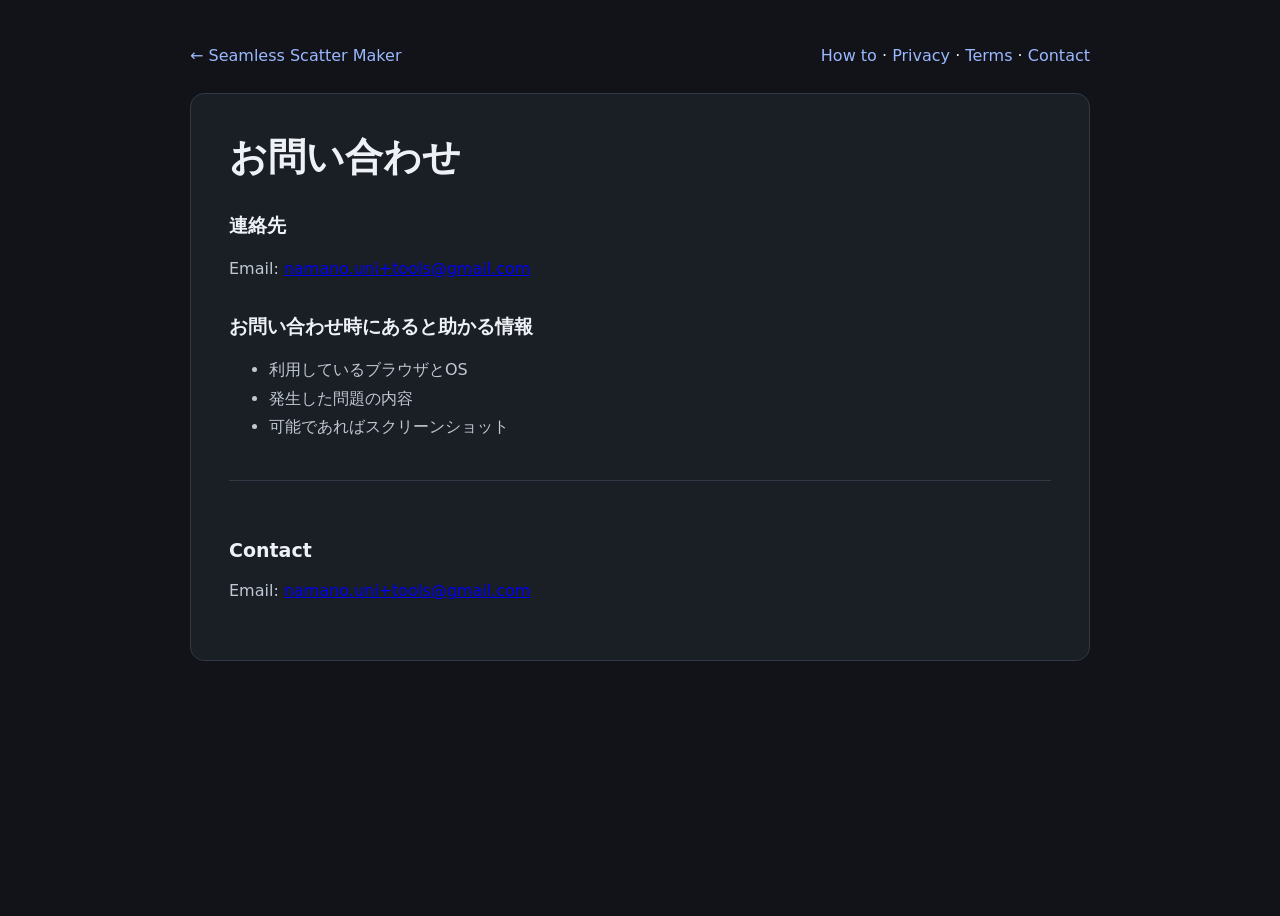
<file: contact.html>
<!doctype html>
<html lang="ja">
<head>
<meta charset="utf-8">
<meta name="viewport" content="width=device-width,initial-scale=1">
<title>お問い合わせ | Seamless Scatter Maker</title>
<meta name="description" content="Seamless Scatter Makerへのお問い合わせ。">
<meta name="robots" content="index,follow">
<link rel="stylesheet" href="site.css">
</head>
<body class="info-page">
<main class="info-shell">
  <nav class="info-nav">
    <a href="index.html">← Seamless Scatter Maker</a>
    <div>
      <a href="how-to.html">How to</a> ·
      <a href="privacy.html">Privacy</a> ·
      <a href="terms.html">Terms</a> ·
      <a href="contact.html">Contact</a>
    </div>
  </nav>
  <article class="info-card">
    
<h1>お問い合わせ</h1>

<h2>連絡先</h2>
<p>
  Email: <a href="mailto:namano.uni+tools@gmail.com">namano.uni+tools@gmail.com</a>
</p>

<h2>お問い合わせ時にあると助かる情報</h2>
<ul>
  <li>利用しているブラウザとOS</li>
  <li>発生した問題の内容</li>
  <li>可能であればスクリーンショット</li>
</ul>

<div class="info-lang-block" lang="en">
  <h2>Contact</h2>
  <p>
    Email:
    <a href="mailto:namano.uni+tools@gmail.com">namano.uni+tools@gmail.com</a>
  </p>
</div>

  </article>
</main>
</body>
</html>
</file>
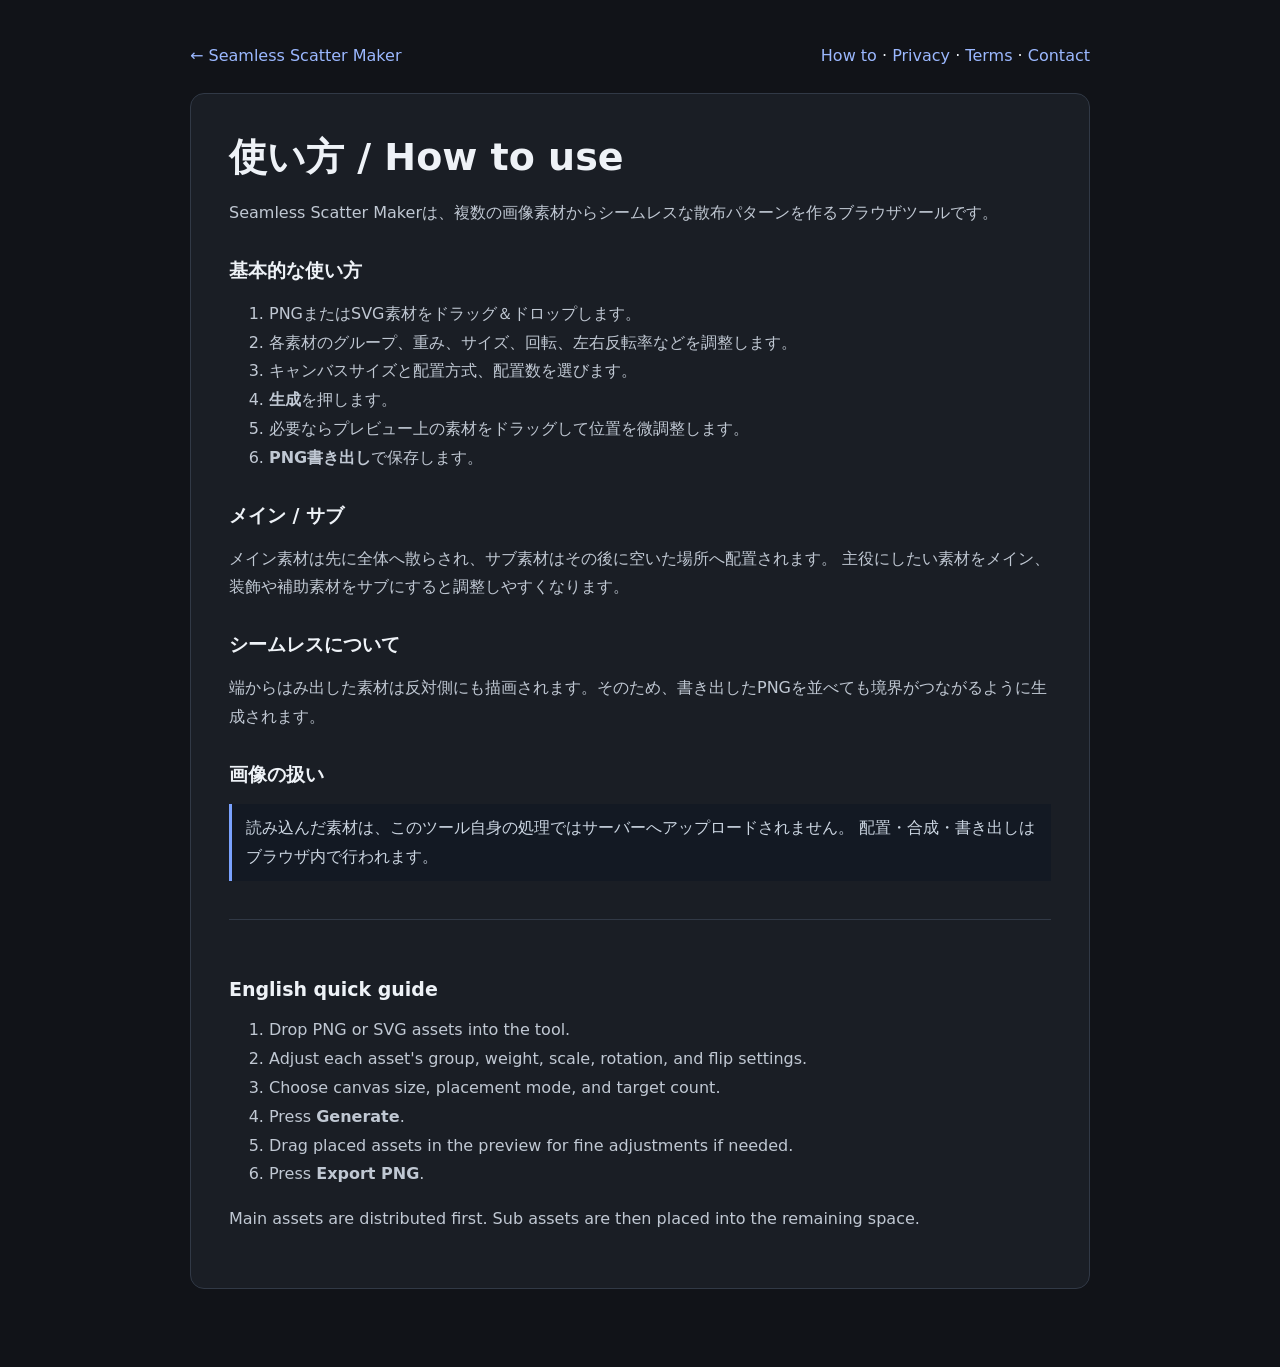
<file: how-to.html>
<!doctype html>
<html lang="ja">
<head>
<meta charset="utf-8">
<meta name="viewport" content="width=device-width,initial-scale=1">
<title>使い方 / How to use | Seamless Scatter Maker</title>
<meta name="description" content="Seamless Scatter Makerの使い方。PNG・SVG素材からシームレスなパターンを作成する手順を説明します。">
<meta name="robots" content="index,follow">
<link rel="stylesheet" href="site.css">
</head>
<body class="info-page">
<main class="info-shell">
  <nav class="info-nav">
    <a href="index.html">← Seamless Scatter Maker</a>
    <div>
      <a href="how-to.html">How to</a> ·
      <a href="privacy.html">Privacy</a> ·
      <a href="terms.html">Terms</a> ·
      <a href="contact.html">Contact</a>
    </div>
  </nav>
  <article class="info-card">
    
<h1>使い方 / How to use</h1>
<p>Seamless Scatter Makerは、複数の画像素材からシームレスな散布パターンを作るブラウザツールです。</p>

<h2>基本的な使い方</h2>
<ol>
  <li>PNGまたはSVG素材をドラッグ＆ドロップします。</li>
  <li>各素材のグループ、重み、サイズ、回転、左右反転率などを調整します。</li>
  <li>キャンバスサイズと配置方式、配置数を選びます。</li>
  <li><strong>生成</strong>を押します。</li>
  <li>必要ならプレビュー上の素材をドラッグして位置を微調整します。</li>
  <li><strong>PNG書き出し</strong>で保存します。</li>
</ol>

<h2>メイン / サブ</h2>
<p>
  メイン素材は先に全体へ散らされ、サブ素材はその後に空いた場所へ配置されます。
  主役にしたい素材をメイン、装飾や補助素材をサブにすると調整しやすくなります。
</p>

<h2>シームレスについて</h2>
<p>
  端からはみ出した素材は反対側にも描画されます。そのため、書き出したPNGを並べても境界がつながるように生成されます。
</p>

<h2>画像の扱い</h2>
<p class="note">
  読み込んだ素材は、このツール自身の処理ではサーバーへアップロードされません。
  配置・合成・書き出しはブラウザ内で行われます。
</p>

<div class="info-lang-block" lang="en">
<h2>English quick guide</h2>
<ol>
  <li>Drop PNG or SVG assets into the tool.</li>
  <li>Adjust each asset's group, weight, scale, rotation, and flip settings.</li>
  <li>Choose canvas size, placement mode, and target count.</li>
  <li>Press <strong>Generate</strong>.</li>
  <li>Drag placed assets in the preview for fine adjustments if needed.</li>
  <li>Press <strong>Export PNG</strong>.</li>
</ol>
<p>Main assets are distributed first. Sub assets are then placed into the remaining space.</p>
</div>

  </article>
</main>
</body>
</html>
</file>
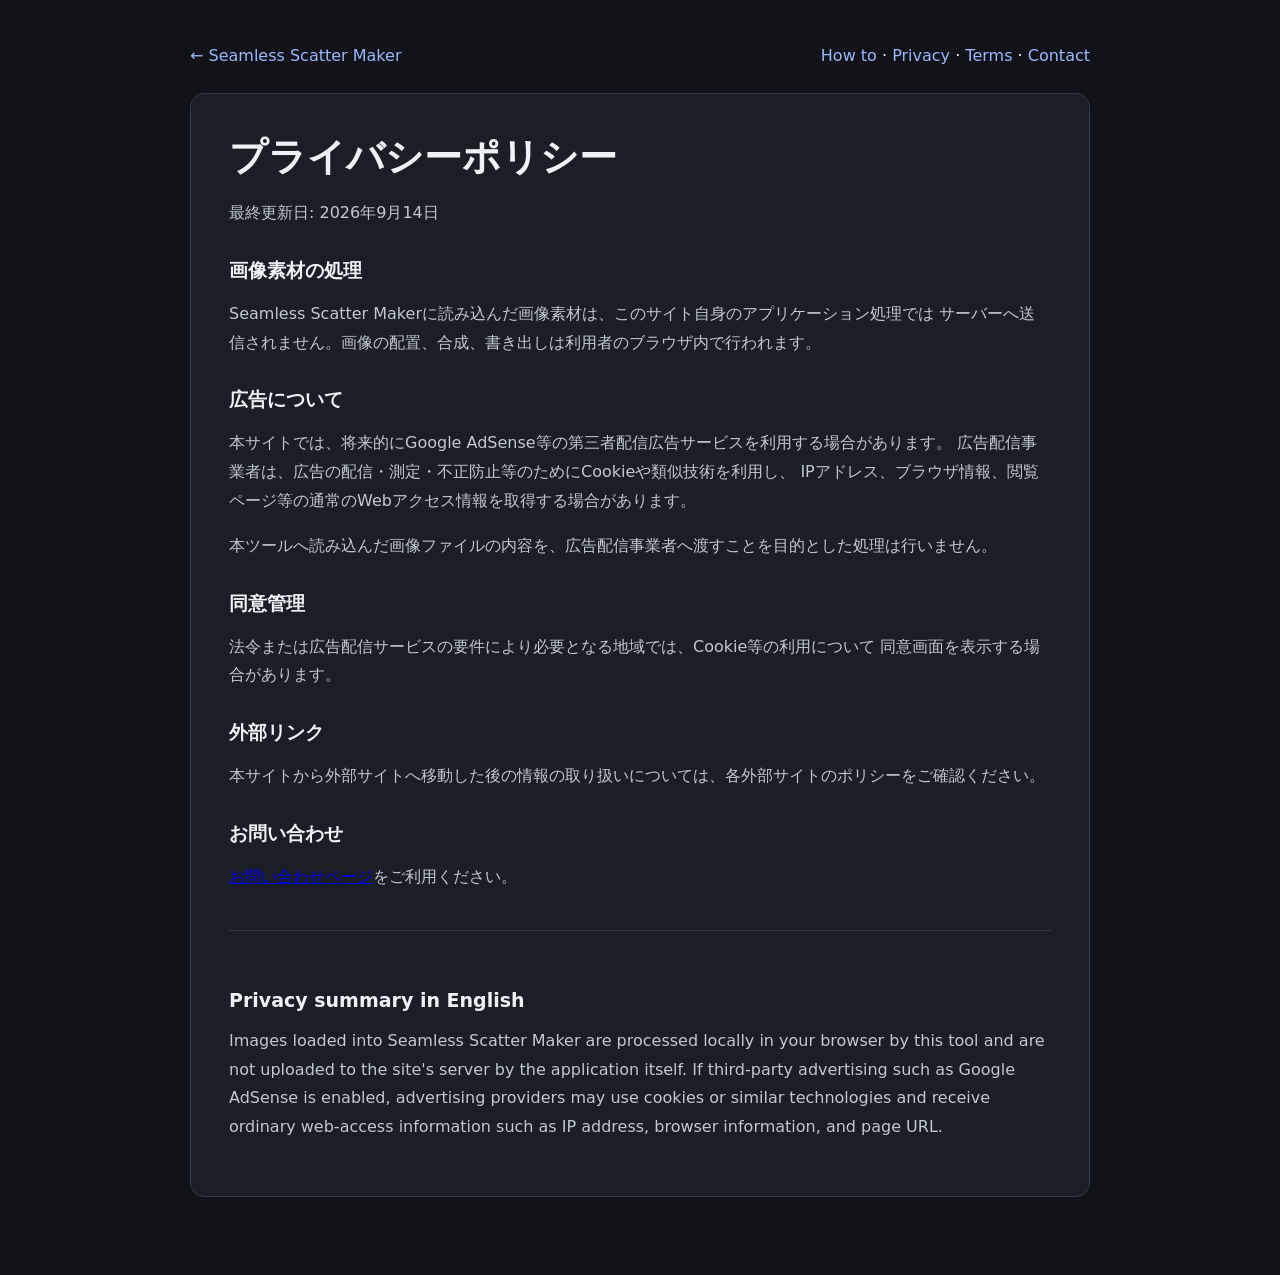
<file: privacy.html>
<!doctype html>
<html lang="ja">
<head>
<meta charset="utf-8">
<meta name="viewport" content="width=device-width,initial-scale=1">
<title>プライバシーポリシー | Seamless Scatter Maker</title>
<meta name="description" content="Seamless Scatter Makerのプライバシーポリシー。画像のローカル処理、広告Cookie等について説明します。">
<meta name="robots" content="index,follow">
<link rel="stylesheet" href="site.css">
</head>
<body class="info-page">
<main class="info-shell">
  <nav class="info-nav">
    <a href="index.html">← Seamless Scatter Maker</a>
    <div>
      <a href="how-to.html">How to</a> ·
      <a href="privacy.html">Privacy</a> ·
      <a href="terms.html">Terms</a> ·
      <a href="contact.html">Contact</a>
    </div>
  </nav>
  <article class="info-card">
    
<h1>プライバシーポリシー</h1>
<p>最終更新日: 2026年9月14日</p>

<h2>画像素材の処理</h2>
<p>
  Seamless Scatter Makerに読み込んだ画像素材は、このサイト自身のアプリケーション処理では
  サーバーへ送信されません。画像の配置、合成、書き出しは利用者のブラウザ内で行われます。
</p>
<h2>広告について</h2>
<p>
  本サイトでは、将来的にGoogle AdSense等の第三者配信広告サービスを利用する場合があります。
  広告配信事業者は、広告の配信・測定・不正防止等のためにCookieや類似技術を利用し、
  IPアドレス、ブラウザ情報、閲覧ページ等の通常のWebアクセス情報を取得する場合があります。
</p>
<p>
  本ツールへ読み込んだ画像ファイルの内容を、広告配信事業者へ渡すことを目的とした処理は行いません。
</p>

<h2>同意管理</h2>
<p>
  法令または広告配信サービスの要件により必要となる地域では、Cookie等の利用について
  同意画面を表示する場合があります。
</p>

<h2>外部リンク</h2>
<p>
  本サイトから外部サイトへ移動した後の情報の取り扱いについては、各外部サイトのポリシーをご確認ください。
</p>

<h2>お問い合わせ</h2>
<p><a href="contact.html">お問い合わせページ</a>をご利用ください。</p>

<div class="info-lang-block" lang="en">
<h2>Privacy summary in English</h2>
<p>
  Images loaded into Seamless Scatter Maker are processed locally in your browser by this tool and are not uploaded
  to the site's server by the application itself. If third-party advertising such as Google AdSense is enabled, advertising providers may use cookies or similar
  technologies and receive ordinary web-access information such as IP address, browser information, and page URL.
</p>
</div>

  </article>
</main>
</body>
</html>
</file>
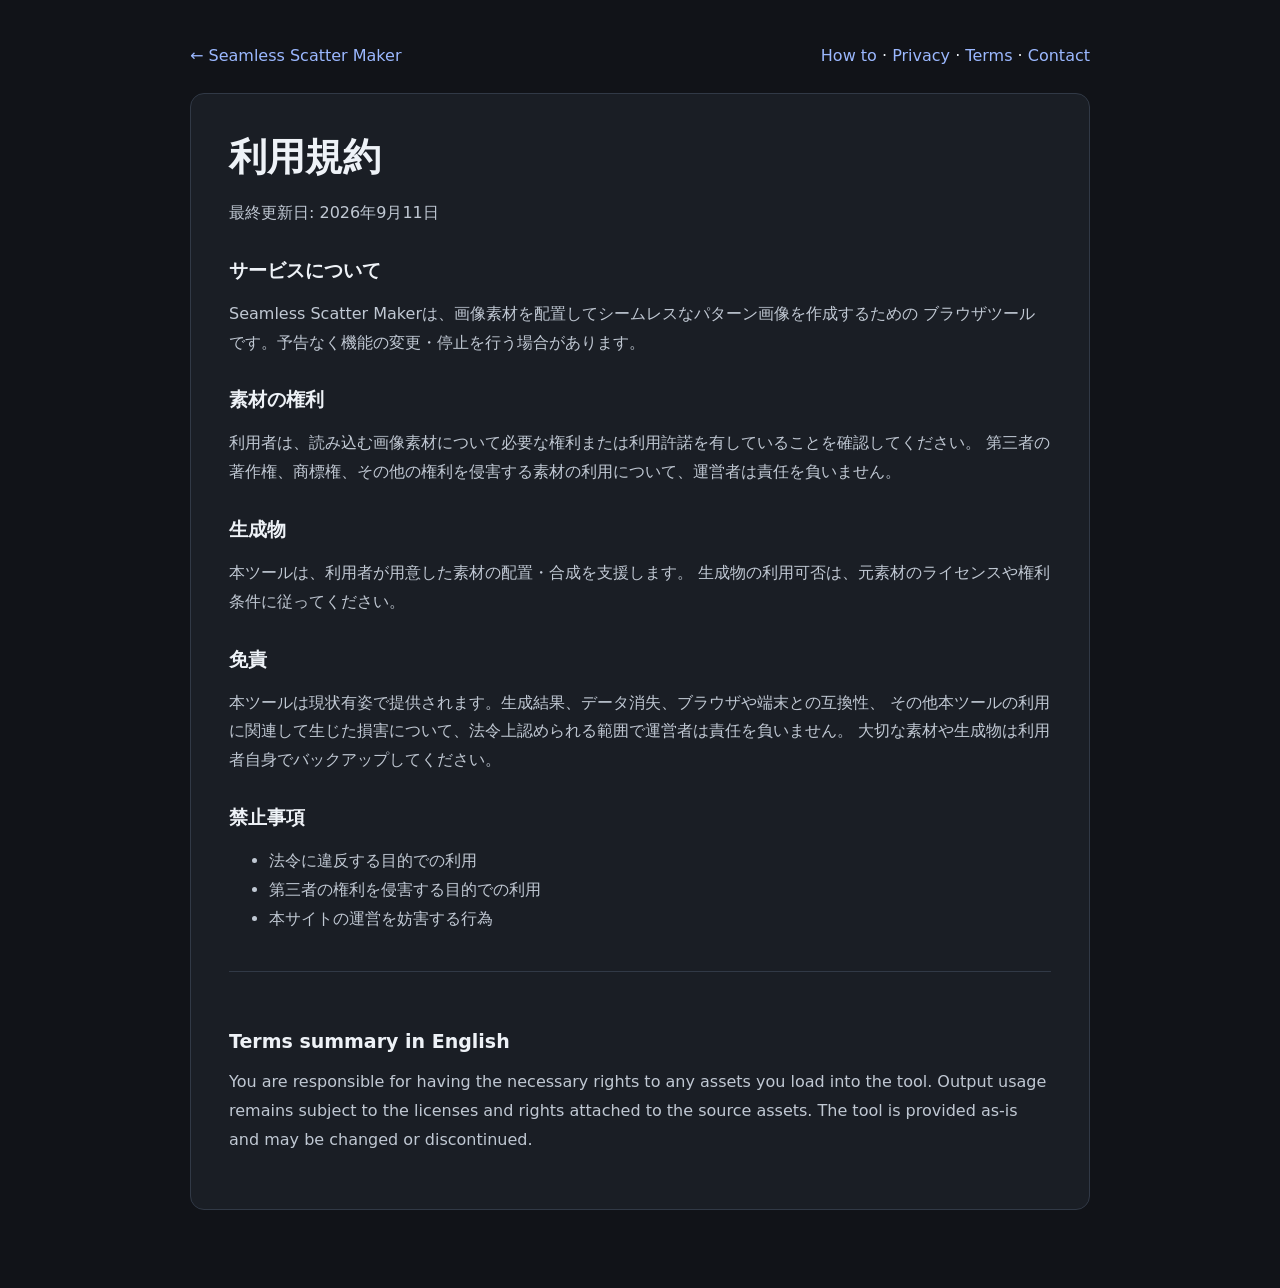
<file: terms.html>
<!doctype html>
<html lang="ja">
<head>
<meta charset="utf-8">
<meta name="viewport" content="width=device-width,initial-scale=1">
<title>利用規約 | Seamless Scatter Maker</title>
<meta name="description" content="Seamless Scatter Makerの利用規約。素材の権利、生成物、免責事項など。">
<meta name="robots" content="index,follow">
<link rel="stylesheet" href="site.css">
</head>
<body class="info-page">
<main class="info-shell">
  <nav class="info-nav">
    <a href="index.html">← Seamless Scatter Maker</a>
    <div>
      <a href="how-to.html">How to</a> ·
      <a href="privacy.html">Privacy</a> ·
      <a href="terms.html">Terms</a> ·
      <a href="contact.html">Contact</a>
    </div>
  </nav>
  <article class="info-card">
    
<h1>利用規約</h1>
<p>最終更新日: 2026年9月11日</p>

<h2>サービスについて</h2>
<p>
  Seamless Scatter Makerは、画像素材を配置してシームレスなパターン画像を作成するための
  ブラウザツールです。予告なく機能の変更・停止を行う場合があります。
</p>

<h2>素材の権利</h2>
<p>
  利用者は、読み込む画像素材について必要な権利または利用許諾を有していることを確認してください。
  第三者の著作権、商標権、その他の権利を侵害する素材の利用について、運営者は責任を負いません。
</p>

<h2>生成物</h2>
<p>
  本ツールは、利用者が用意した素材の配置・合成を支援します。
  生成物の利用可否は、元素材のライセンスや権利条件に従ってください。
</p>

<h2>免責</h2>
<p>
  本ツールは現状有姿で提供されます。生成結果、データ消失、ブラウザや端末との互換性、
  その他本ツールの利用に関連して生じた損害について、法令上認められる範囲で運営者は責任を負いません。
  大切な素材や生成物は利用者自身でバックアップしてください。
</p>

<h2>禁止事項</h2>
<ul>
  <li>法令に違反する目的での利用</li>
  <li>第三者の権利を侵害する目的での利用</li>
  <li>本サイトの運営を妨害する行為</li>
</ul>

<div class="info-lang-block" lang="en">
<h2>Terms summary in English</h2>
<p>
  You are responsible for having the necessary rights to any assets you load into the tool.
  Output usage remains subject to the licenses and rights attached to the source assets.
  The tool is provided as-is and may be changed or discontinued.
</p>
</div>

  </article>
</main>
</body>
</html>
</file>
<file: site.css>
:root{
  --public-max: 1040px;
}
.public-content{
  background:#0d1015;
  border-top:1px solid #313946;
  padding:42px 18px 26px;
}
.public-card{
  max-width:var(--public-max);
  margin:0 auto;
  padding:24px;
  border:1px solid #313946;
  border-radius:14px;
  background:#161a21;
  color:#eef2f7;
}
.public-card h2{
  margin:0 0 12px;
  font-size:20px;
}
.public-card p{
  color:#b4becb;
  line-height:1.8;
  margin:8px 0;
}
.public-links{
  display:flex;
  flex-wrap:wrap;
  gap:8px 16px;
  margin-top:18px;
}
.public-links a,.public-footer a{
  color:#9bb8ff;
  text-decoration:none;
}
.public-links a:hover,.public-footer a:hover{
  text-decoration:underline;
}
.public-footer{
  display:flex;
  justify-content:space-between;
  gap:18px;
  flex-wrap:wrap;
  padding:20px max(18px, calc((100vw - var(--public-max))/2));
  border-top:1px solid #222a35;
  background:#0a0d11;
  color:#8793a2;
  font-size:12px;
}
.public-footer-links{
  display:flex;
  gap:14px;
}
.info-page{
  min-height:100vh;
  background:#111318;
  color:#eef2f7;
  font-family:system-ui,-apple-system,BlinkMacSystemFont,"Segoe UI",sans-serif;
}
.info-shell{
  width:min(900px,calc(100% - 32px));
  margin:0 auto;
  padding:38px 0 70px;
}
.info-nav{
  display:flex;
  align-items:center;
  justify-content:space-between;
  gap:16px;
  margin-bottom:28px;
}
.info-nav a{
  color:#9bb8ff;
  text-decoration:none;
}
.info-card{
  background:#1a1e25;
  border:1px solid #313946;
  border-radius:14px;
  padding:clamp(20px,4vw,38px);
}
.info-card h1{
  font-size:clamp(26px,4vw,38px);
  margin:0 0 12px;
}
.info-card h2{
  font-size:19px;
  margin:30px 0 8px;
}
.info-card p,.info-card li{
  color:#c0c8d3;
  line-height:1.8;
}
.info-card code{
  background:#10141a;
  border:1px solid #313946;
  border-radius:5px;
  padding:2px 5px;
}
.info-card .note{
  border-left:3px solid #7aa2ff;
  padding:10px 14px;
  background:#131923;
  color:#cbd5e1;
}
.info-lang-block{
  margin-top:38px;
  padding-top:28px;
  border-top:1px solid #313946;
}
.ad-placeholder-note{
  margin-top:26px;
  font-size:12px;
  color:#8793a2;
}
@media(max-width:680px){
  .public-content{padding:26px 12px 18px}
  .public-card{padding:18px}
  .info-shell{width:min(100% - 20px,900px);padding-top:18px}
  .info-nav{align-items:flex-start;flex-direction:column}
}
</file>
